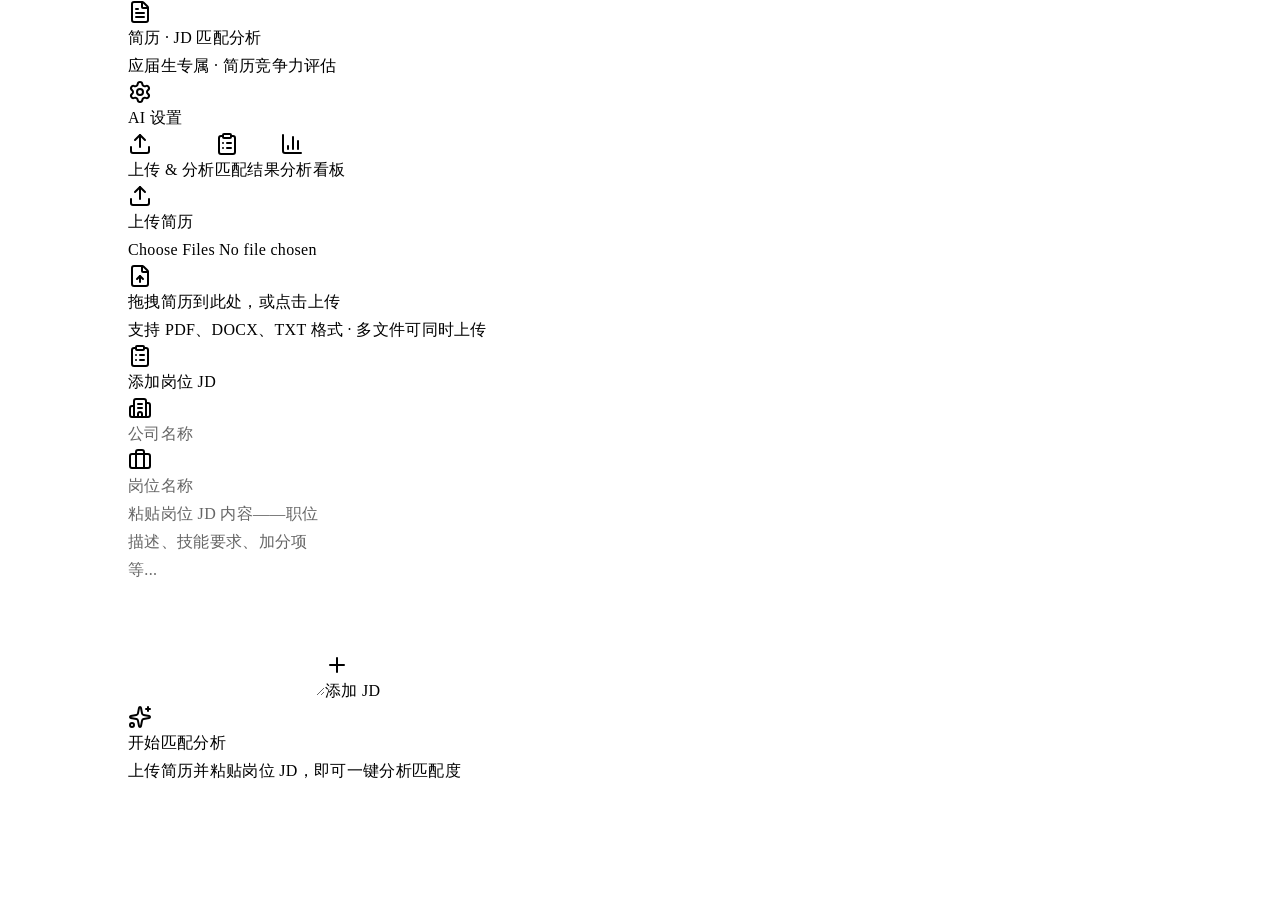
<file: matcher/index.html>
<!doctype html>
<html lang="zh-CN">
  <head>
    <meta charset="UTF-8" />
    <link rel="icon" type="image/svg+xml" href="/matcher/favicon.svg" />
    <meta name="viewport" content="width=device-width, initial-scale=1.0" />
    <title>简历 · JD 匹配分析</title>
    <link rel="preconnect" href="https://fonts.googleapis.com">
    <link href="https://fonts.googleapis.com/css2?family=Noto+Serif+SC:wght@400;600;700&display=swap" rel="stylesheet">
    <script type="module" crossorigin src="/matcher/assets/index-CPM3wjY2.js"></script>
    <link rel="stylesheet" crossorigin href="/matcher/assets/index-CsE-TTcl.css">
  </head>
  <body>
    <div id="root"></div>
  </body>
</html>
</file>
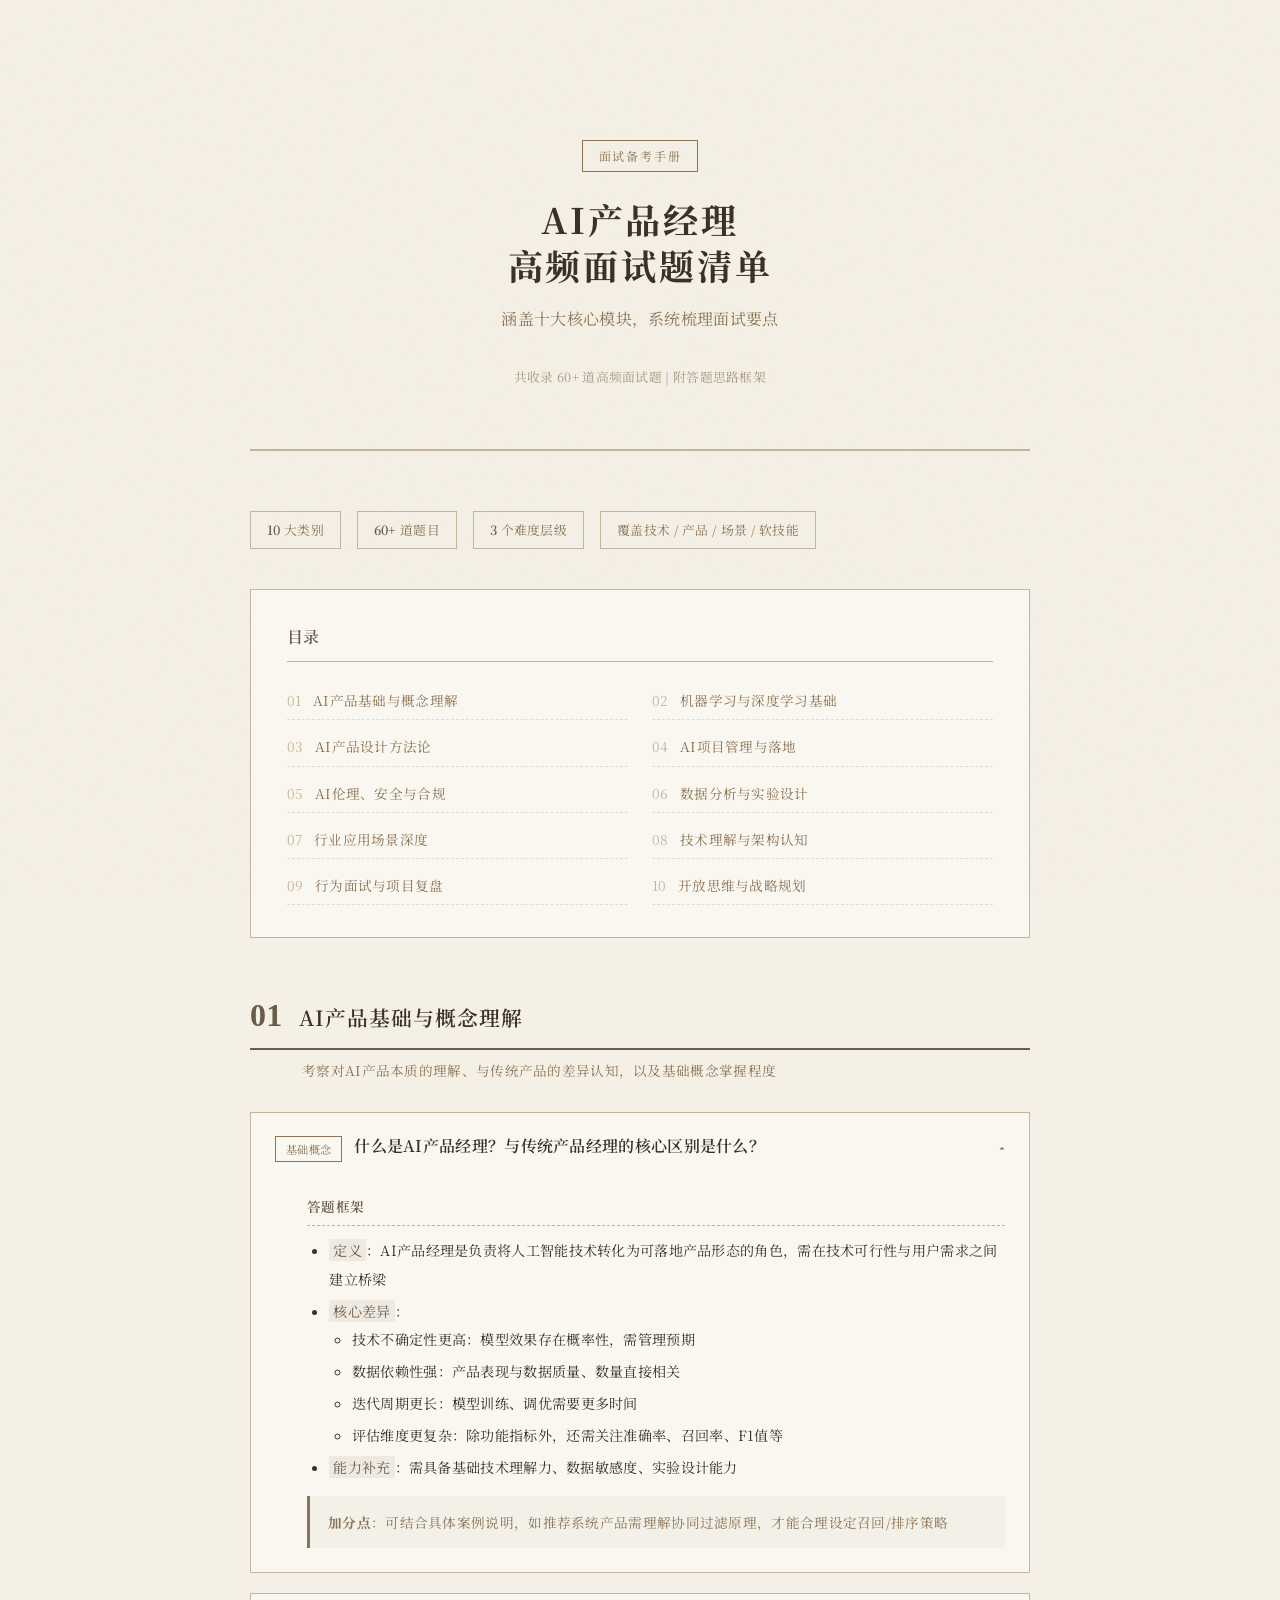
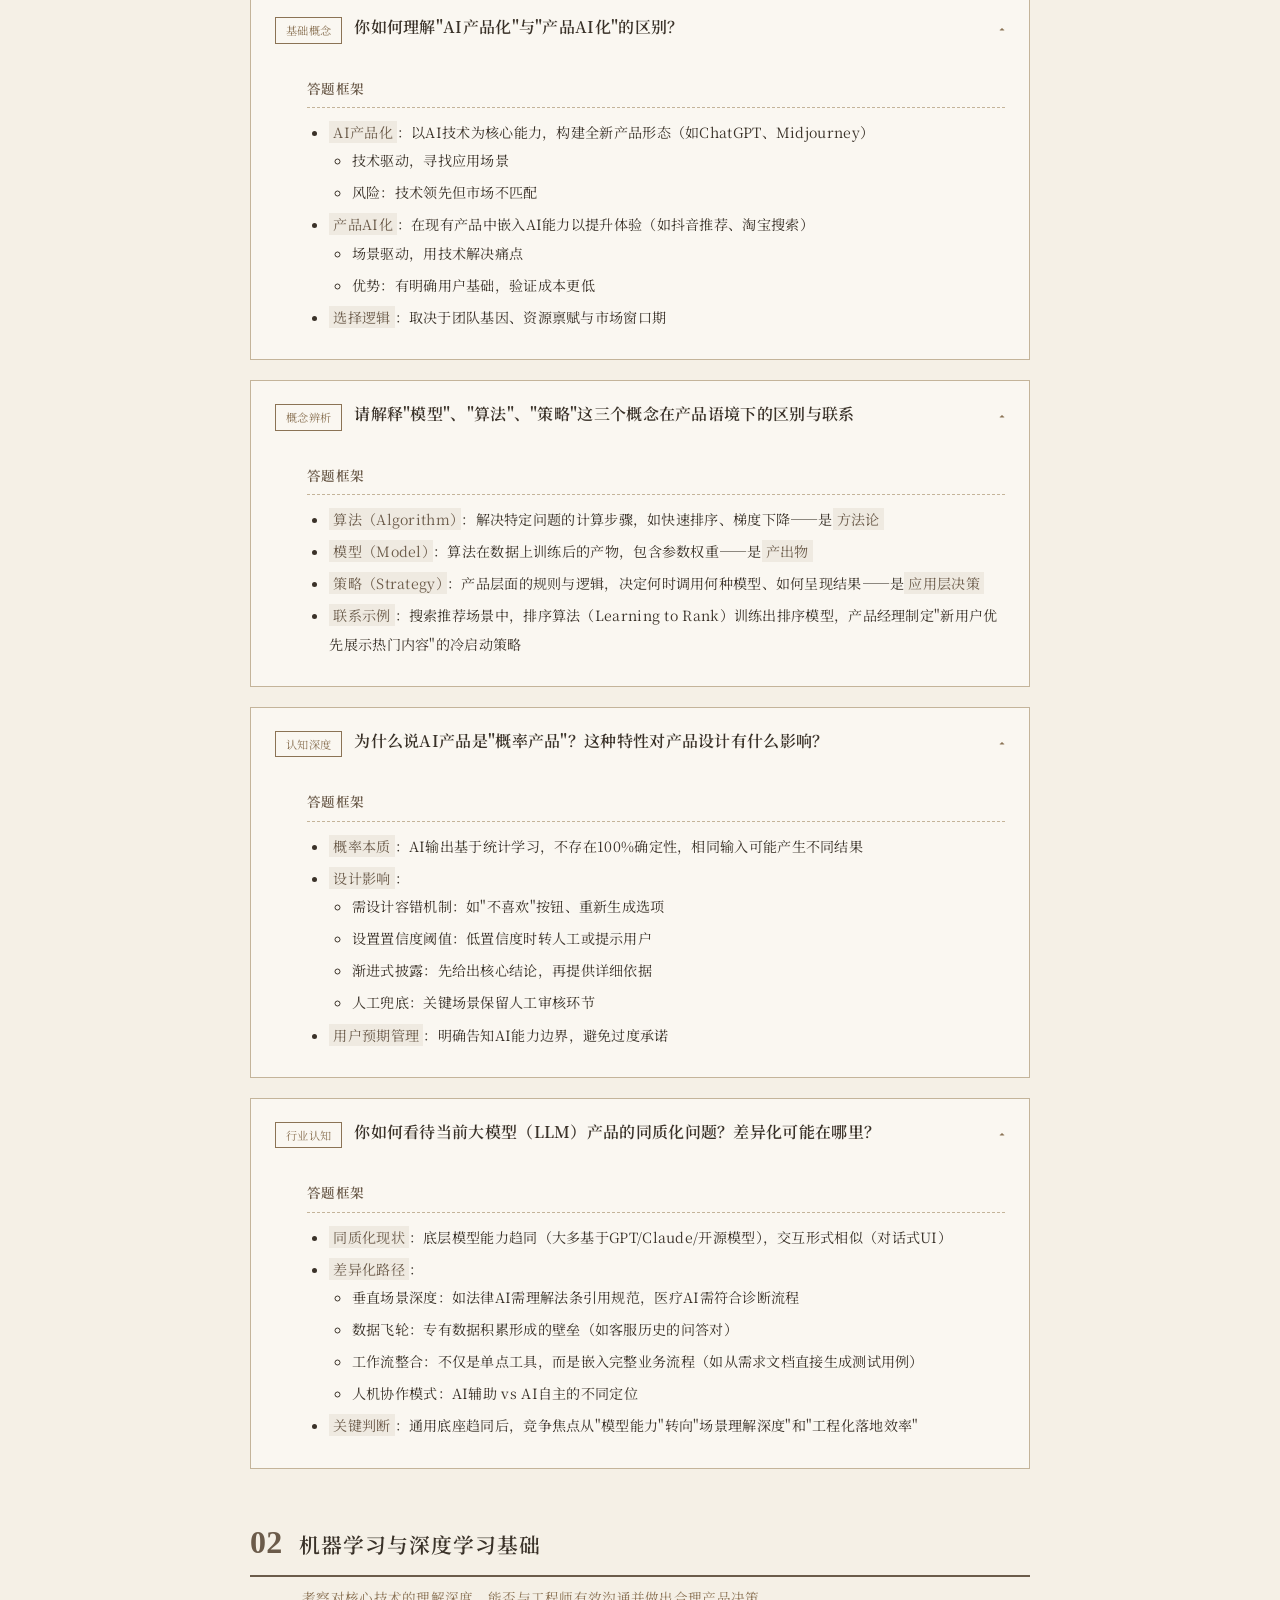
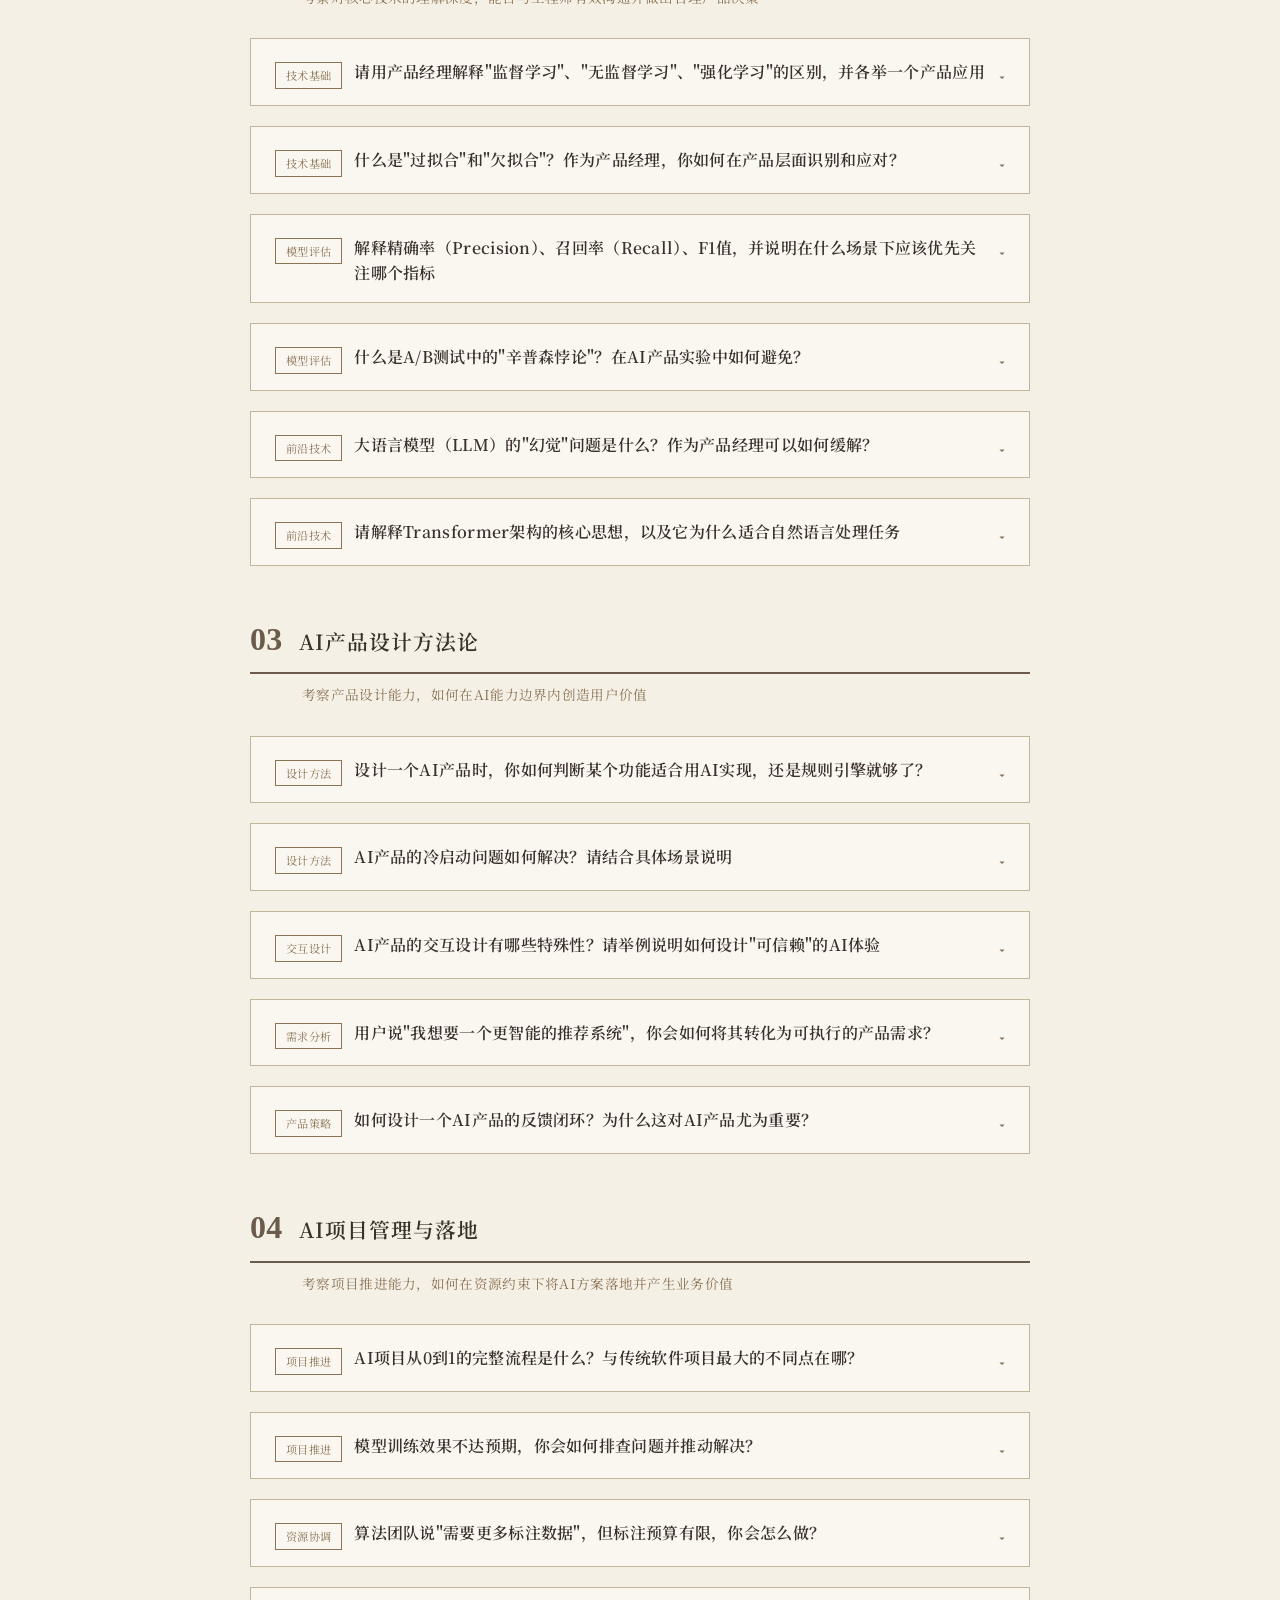
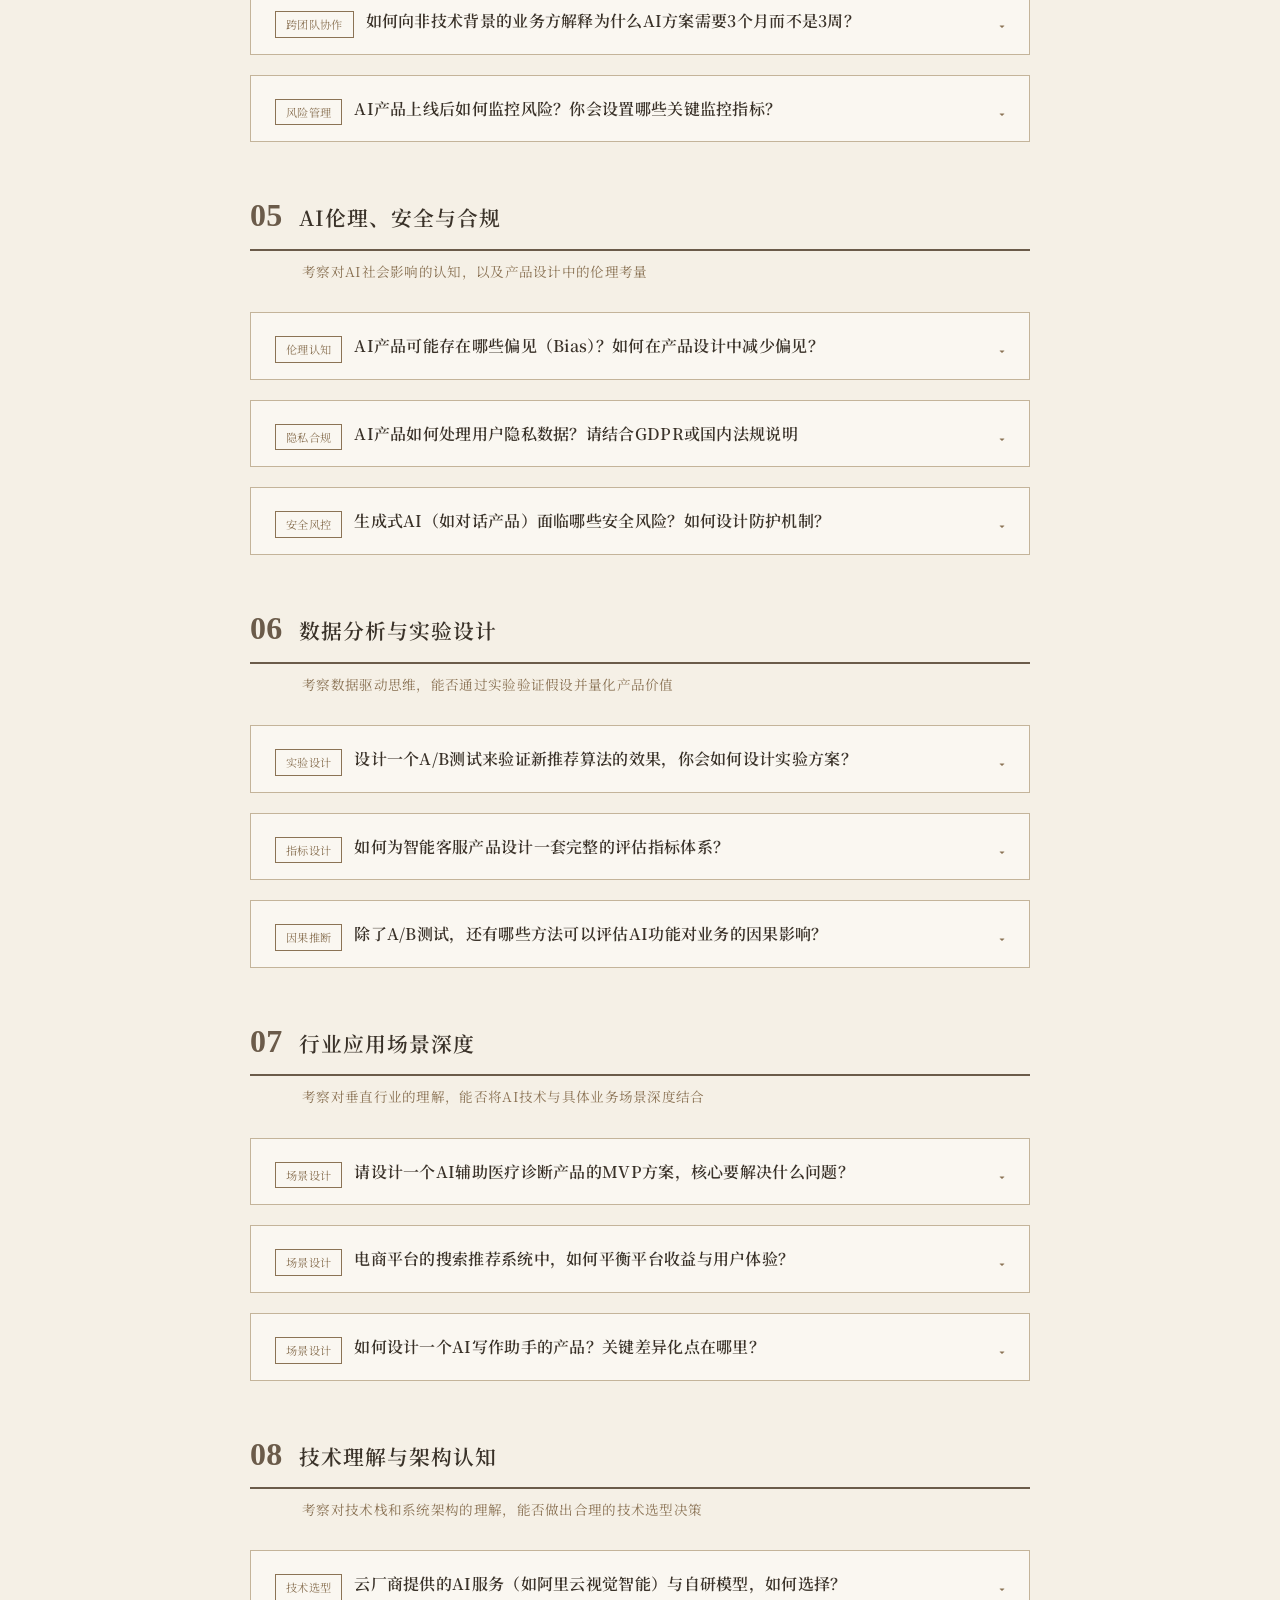
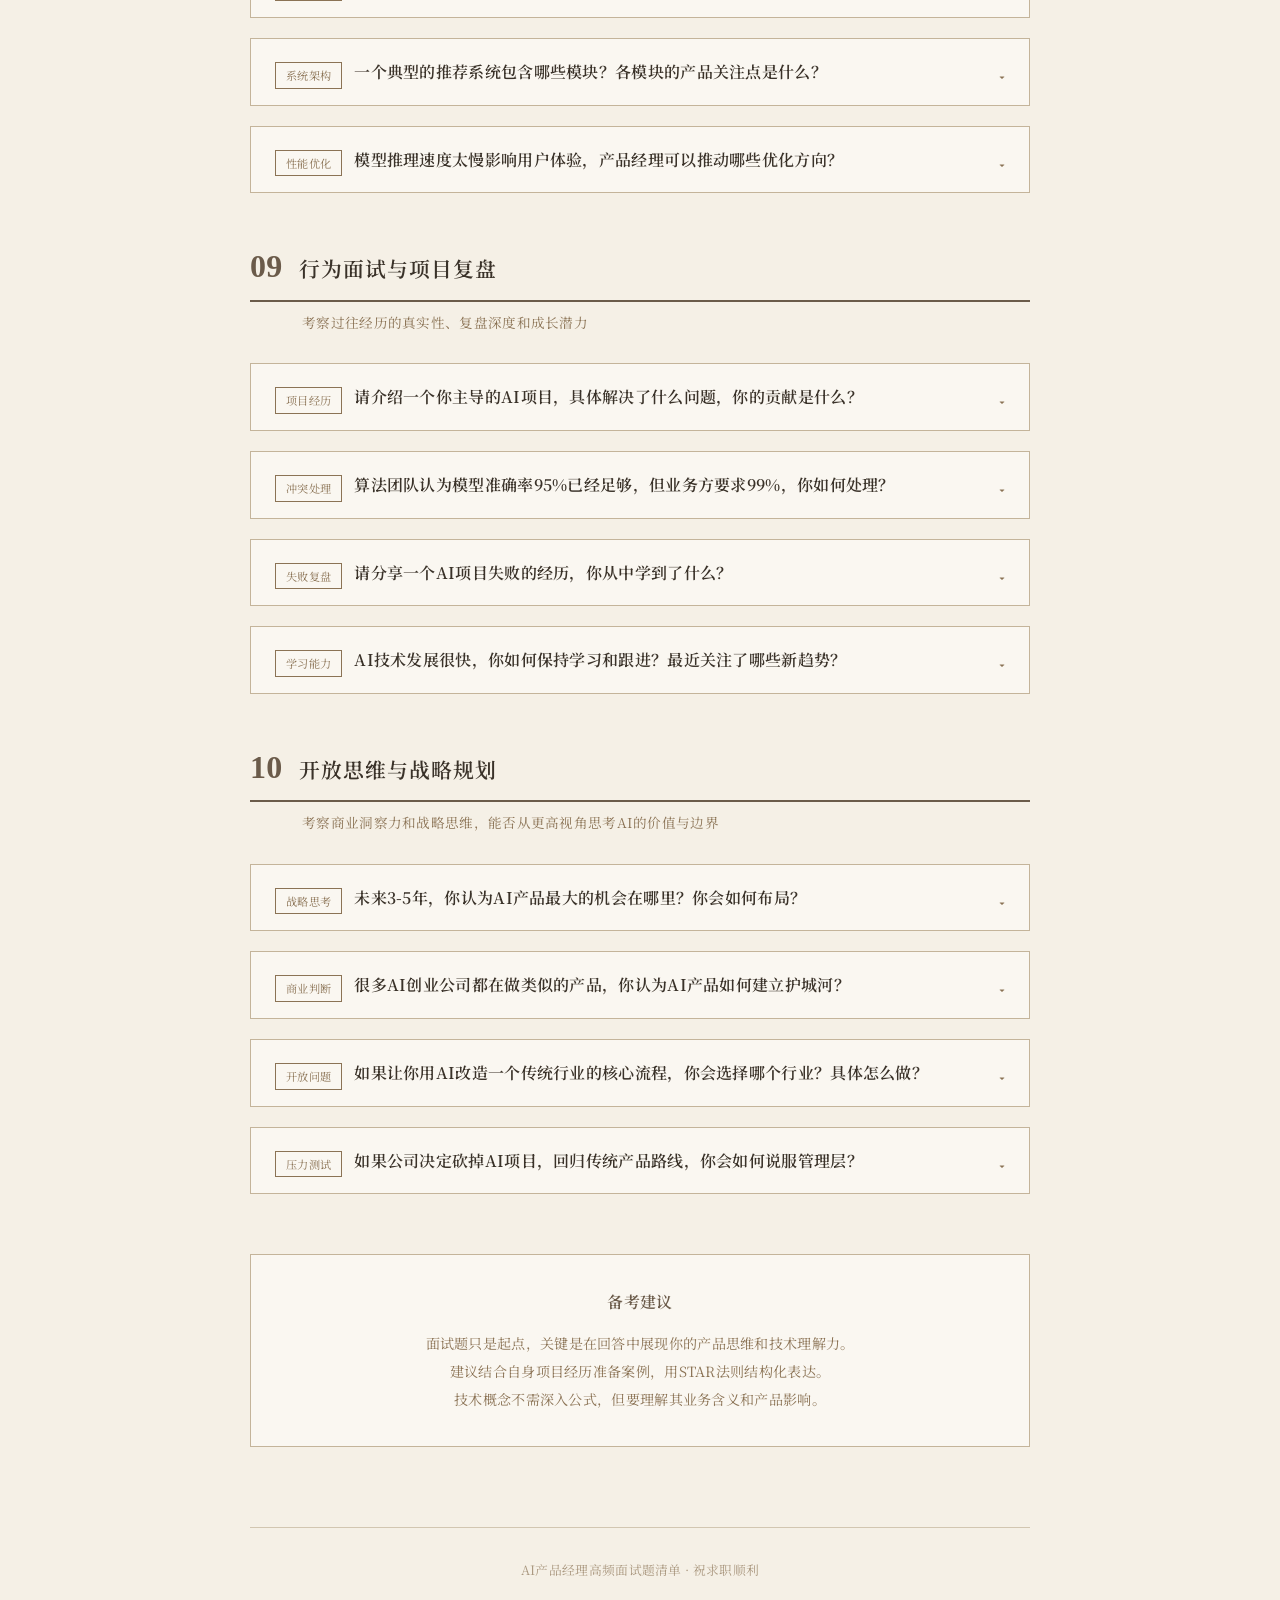
<file: ai-pm-interview.html>
<!-- Generated by Trae Work -->
<!DOCTYPE html>
<html lang="zh-CN">
<head>
<meta charset="UTF-8">
<meta name="viewport" content="width=device-width, initial-scale=1.0">
<title>AI产品经理高频面试题清单</title>
<style>
  @import url('https://fonts.font.im/css2?family=Noto+Serif+SC:wght@400;600;700&display=swap');

  :root {
    --bg: #f5f0e6;
    --bg2: #efe9db;
    --ink: #3a3229;
    --muted: #8b7355;
    --rule: #c4b49a;
    --accent: #6b5b4a;
    --accent2: #8b7355;
    --card-bg: #faf7f1;
    --tag-bg: transparent;
    --tag-border: #8b7355;
  }

  * { margin: 0; padding: 0; box-sizing: border-box; }

  body {
    font-family: 'Noto Serif SC', 'Songti SC', 'STSong', 'SimSun', serif;
    background: var(--bg);
    color: var(--ink);
    line-height: 1.85;
    font-size: 15px;
    letter-spacing: 0.02em;
  }

  /* 纸张纹理 */
  body::before {
    content: '';
    position: fixed;
    top: 0; left: 0; right: 0; bottom: 0;
    background-image: url("data:image/svg+xml,%3Csvg viewBox='0 0 200 200' xmlns='http://www.w3.org/2000/svg'%3E%3Cfilter id='noise'%3E%3CfeTurbulence type='fractalNoise' baseFrequency='0.9' numOctaves='4' stitchTiles='stitch'/%3E%3C/filter%3E%3Crect width='100%25' height='100%25' filter='url(%23noise)' opacity='0.03'/%3E%3C/svg%3E");
    pointer-events: none;
    z-index: 1;
  }

  .container {
    max-width: 860px;
    margin: 0 auto;
    padding: 60px 40px 80px;
    position: relative;
    z-index: 2;
  }

  /* 封面 */
  .cover {
    text-align: center;
    padding: 80px 0 60px;
    border-bottom: 2px solid var(--rule);
    margin-bottom: 60px;
  }

  .cover-label {
    display: inline-block;
    padding: 4px 16px;
    border: 1px solid var(--tag-border);
    color: var(--muted);
    font-size: 0.75rem;
    letter-spacing: 0.15em;
    margin-bottom: 24px;
  }

  .cover h1 {
    font-size: 2.2rem;
    font-weight: 700;
    color: var(--ink);
    letter-spacing: 0.08em;
    line-height: 1.3;
    margin-bottom: 16px;
  }

  .cover-subtitle {
    font-size: 1rem;
    color: var(--muted);
    font-weight: 400;
    margin-bottom: 32px;
  }

  .cover-meta {
    font-size: 0.8rem;
    color: var(--muted);
    opacity: 0.7;
  }

  /* 导航目录 */
  .toc {
    background: var(--card-bg);
    border: 1px solid var(--rule);
    padding: 32px 36px;
    margin-bottom: 60px;
  }

  .toc h2 {
    font-size: 1rem;
    font-weight: 600;
    color: var(--accent);
    margin-bottom: 20px;
    padding-bottom: 10px;
    border-bottom: 1px solid var(--rule);
  }

  .toc-grid {
    display: grid;
    grid-template-columns: repeat(2, 1fr);
    gap: 8px 24px;
  }

  .toc-item {
    font-size: 0.85rem;
    color: var(--muted);
    padding: 6px 0;
    border-bottom: 1px dashed rgba(196, 180, 154, 0.4);
    cursor: pointer;
    transition: color 0.2s;
  }

  .toc-item:hover { color: var(--accent); }
  .toc-item span { color: var(--rule); margin-right: 8px; }

  /* 章节 */
  .chapter {
    margin-bottom: 56px;
  }

  .chapter-header {
    display: flex;
    align-items: baseline;
    gap: 16px;
    margin-bottom: 28px;
    padding-bottom: 12px;
    border-bottom: 2px solid var(--accent);
  }

  .chapter-num {
    font-size: 2rem;
    font-weight: 700;
    color: var(--accent);
    line-height: 1;
    font-family: 'Georgia', serif;
  }

  .chapter-title {
    font-size: 1.3rem;
    font-weight: 600;
    color: var(--ink);
    letter-spacing: 0.05em;
  }

  .chapter-desc {
    font-size: 0.85rem;
    color: var(--muted);
    margin-top: -20px;
    margin-bottom: 28px;
    padding-left: 52px;
  }

  /* 问题卡片 */
  .question-block {
    background: var(--card-bg);
    border: 1px solid var(--rule);
    margin-bottom: 20px;
    transition: box-shadow 0.3s;
  }

  .question-block:hover {
    box-shadow: 0 4px 20px rgba(107, 91, 74, 0.08);
  }

  .question-header {
    padding: 20px 24px 16px;
    cursor: pointer;
    display: flex;
    align-items: flex-start;
    gap: 12px;
  }

  .question-tag {
    display: inline-block;
    padding: 2px 10px;
    border: 1px solid var(--tag-border);
    color: var(--muted);
    font-size: 0.7rem;
    white-space: nowrap;
    margin-top: 3px;
    flex-shrink: 0;
  }

  .question-text {
    font-size: 1rem;
    font-weight: 600;
    color: var(--ink);
    line-height: 1.6;
  }

  .question-body {
    padding: 0 24px 24px 56px;
    display: none;
  }

  .question-block.expanded .question-body {
    display: block;
    animation: fadeIn 0.3s ease;
  }

  .question-block.expanded .question-toggle {
    transform: rotate(180deg);
  }

  .question-toggle {
    margin-left: auto;
    color: var(--muted);
    font-size: 0.75rem;
    transition: transform 0.2s;
    flex-shrink: 0;
    margin-top: 6px;
  }

  @keyframes fadeIn {
    from { opacity: 0; transform: translateY(-4px); }
    to { opacity: 1; transform: translateY(0); }
  }

  .answer-section {
    margin-top: 16px;
  }

  .answer-section h4 {
    font-size: 0.85rem;
    font-weight: 600;
    color: var(--accent);
    margin-bottom: 10px;
    padding-bottom: 6px;
    border-bottom: 1px dashed var(--rule);
  }

  .answer-section ul {
    padding-left: 1.4rem;
    font-size: 0.88rem;
    color: var(--ink);
    line-height: 2;
  }

  .answer-section li {
    margin-bottom: 4px;
  }

  .highlight {
    background: rgba(139, 115, 85, 0.1);
    padding: 1px 4px;
    color: var(--accent);
  }

  .tip-box {
    background: rgba(139, 115, 85, 0.06);
    border-left: 3px solid var(--accent2);
    padding: 14px 18px;
    margin-top: 14px;
    font-size: 0.85rem;
    color: var(--muted);
    line-height: 1.8;
  }

  /* 统计标签 */
  .stats-bar {
    display: flex;
    gap: 16px;
    margin-bottom: 40px;
    flex-wrap: wrap;
  }

  .stat-tag {
    padding: 6px 16px;
    border: 1px solid var(--rule);
    font-size: 0.8rem;
    color: var(--muted);
  }

  .stat-tag strong {
    color: var(--accent);
    font-weight: 600;
  }

  /* 页脚 */
  .footer {
    margin-top: 80px;
    padding-top: 30px;
    border-top: 1px solid var(--rule);
    text-align: center;
    font-size: 0.8rem;
    color: var(--muted);
    opacity: 0.7;
  }

  /* 响应式 */
  @media (max-width: 768px) {
    .container { padding: 30px 20px 50px; }
    .cover { padding: 50px 0 40px; }
    .cover h1 { font-size: 1.6rem; }
    .toc-grid { grid-template-columns: 1fr; }
    .chapter-header { flex-wrap: wrap; gap: 8px; }
    .chapter-num { font-size: 1.5rem; }
    .chapter-title { font-size: 1.1rem; }
    .chapter-desc { padding-left: 0; margin-top: 4px; }
    .question-header { padding: 16px 18px 12px; }
    .question-body { padding: 0 18px 18px 18px; }
  }

  @media print {
    body { background: #fff; }
    .question-body { display: block !important; }
    .question-toggle { display: none; }
    .toc { display: none; }
  }
</style>
</head>
<body>
<div class="container">

  <!-- 封面 -->
  <div class="cover">
    <div class="cover-label">面试备考手册</div>
    <h1>AI产品经理<br>高频面试题清单</h1>
    <p class="cover-subtitle">涵盖十大核心模块，系统梳理面试要点</p>
    <p class="cover-meta">共收录 60+ 道高频面试题 | 附答题思路框架</p>
  </div>

  <!-- 统计栏 -->
  <div class="stats-bar">
    <div class="stat-tag"><strong>10</strong> 大类别</div>
    <div class="stat-tag"><strong>60+</strong> 道题目</div>
    <div class="stat-tag"><strong>3</strong> 个难度层级</div>
    <div class="stat-tag">覆盖技术 / 产品 / 场景 / 软技能</div>
  </div>

  <!-- 目录 -->
  <div class="toc">
    <h2>目录</h2>
    <div class="toc-grid">
      <div class="toc-item" onclick="scrollToSection('ch1')"><span>01</span> AI产品基础与概念理解</div>
      <div class="toc-item" onclick="scrollToSection('ch2')"><span>02</span> 机器学习与深度学习基础</div>
      <div class="toc-item" onclick="scrollToSection('ch3')"><span>03</span> AI产品设计方法论</div>
      <div class="toc-item" onclick="scrollToSection('ch4')"><span>04</span> AI项目管理与落地</div>
      <div class="toc-item" onclick="scrollToSection('ch5')"><span>05</span> AI伦理、安全与合规</div>
      <div class="toc-item" onclick="scrollToSection('ch6')"><span>06</span> 数据分析与实验设计</div>
      <div class="toc-item" onclick="scrollToSection('ch7')"><span>07</span> 行业应用场景深度</div>
      <div class="toc-item" onclick="scrollToSection('ch8')"><span>08</span> 技术理解与架构认知</div>
      <div class="toc-item" onclick="scrollToSection('ch9')"><span>09</span> 行为面试与项目复盘</div>
      <div class="toc-item" onclick="scrollToSection('ch10')"><span>10</span> 开放思维与战略规划</div>
    </div>
  </div>

  <!-- 第一章 -->
  <div class="chapter" id="ch1">
    <div class="chapter-header">
      <div class="chapter-num">01</div>
      <div class="chapter-title">AI产品基础与概念理解</div>
    </div>
    <p class="chapter-desc">考察对AI产品本质的理解、与传统产品的差异认知，以及基础概念掌握程度</p>

    <div class="question-block" onclick="toggleQuestion(this)">
      <div class="question-header">
        <span class="question-tag">基础概念</span>
        <span class="question-text">什么是AI产品经理？与传统产品经理的核心区别是什么？</span>
        <span class="question-toggle">&#9662;</span>
      </div>
      <div class="question-body">
        <div class="answer-section">
          <h4>答题框架</h4>
          <ul>
            <li><span class="highlight">定义</span>：AI产品经理是负责将人工智能技术转化为可落地产品形态的角色，需在技术可行性与用户需求之间建立桥梁</li>
            <li><span class="highlight">核心差异</span>：
              <ul>
                <li>技术不确定性更高：模型效果存在概率性，需管理预期</li>
                <li>数据依赖性强：产品表现与数据质量、数量直接相关</li>
                <li>迭代周期更长：模型训练、调优需要更多时间</li>
                <li>评估维度更复杂：除功能指标外，还需关注准确率、召回率、F1值等</li>
              </ul>
            </li>
            <li><span class="highlight">能力补充</span>：需具备基础技术理解力、数据敏感度、实验设计能力</li>
          </ul>
        </div>
        <div class="tip-box">
          <strong>加分点</strong>：可结合具体案例说明，如推荐系统产品需理解协同过滤原理，才能合理设定召回/排序策略
        </div>
      </div>
    </div>

    <div class="question-block" onclick="toggleQuestion(this)">
      <div class="question-header">
        <span class="question-tag">基础概念</span>
        <span class="question-text">你如何理解"AI产品化"与"产品AI化"的区别？</span>
        <span class="question-toggle">&#9662;</span>
      </div>
      <div class="question-body">
        <div class="answer-section">
          <h4>答题框架</h4>
          <ul>
            <li><span class="highlight">AI产品化</span>：以AI技术为核心能力，构建全新产品形态（如ChatGPT、Midjourney）
              <ul>
                <li>技术驱动，寻找应用场景</li>
                <li>风险：技术领先但市场不匹配</li>
              </ul>
            </li>
            <li><span class="highlight">产品AI化</span>：在现有产品中嵌入AI能力以提升体验（如抖音推荐、淘宝搜索）
              <ul>
                <li>场景驱动，用技术解决痛点</li>
                <li>优势：有明确用户基础，验证成本更低</li>
              </ul>
            </li>
            <li><span class="highlight">选择逻辑</span>：取决于团队基因、资源禀赋与市场窗口期</li>
          </ul>
        </div>
      </div>
    </div>

    <div class="question-block" onclick="toggleQuestion(this)">
      <div class="question-header">
        <span class="question-tag">概念辨析</span>
        <span class="question-text">请解释"模型"、"算法"、"策略"这三个概念在产品语境下的区别与联系</span>
        <span class="question-toggle">&#9662;</span>
      </div>
      <div class="question-body">
        <div class="answer-section">
          <h4>答题框架</h4>
          <ul>
            <li><span class="highlight">算法（Algorithm）</span>：解决特定问题的计算步骤，如快速排序、梯度下降——是<span class="highlight">方法论</span></li>
            <li><span class="highlight">模型（Model）</span>：算法在数据上训练后的产物，包含参数权重——是<span class="highlight">产出物</span></li>
            <li><span class="highlight">策略（Strategy）</span>：产品层面的规则与逻辑，决定何时调用何种模型、如何呈现结果——是<span class="highlight">应用层决策</span></li>
            <li><span class="highlight">联系示例</span>：搜索推荐场景中，排序算法（Learning to Rank）训练出排序模型，产品经理制定"新用户优先展示热门内容"的冷启动策略</li>
          </ul>
        </div>
      </div>
    </div>

    <div class="question-block" onclick="toggleQuestion(this)">
      <div class="question-header">
        <span class="question-tag">认知深度</span>
        <span class="question-text">为什么说AI产品是"概率产品"？这种特性对产品设计有什么影响？</span>
        <span class="question-toggle">&#9662;</span>
      </div>
      <div class="question-body">
        <div class="answer-section">
          <h4>答题框架</h4>
          <ul>
            <li><span class="highlight">概率本质</span>：AI输出基于统计学习，不存在100%确定性，相同输入可能产生不同结果</li>
            <li><span class="highlight">设计影响</span>：
              <ul>
                <li>需设计容错机制：如"不喜欢"按钮、重新生成选项</li>
                <li>设置置信度阈值：低置信度时转人工或提示用户</li>
                <li>渐进式披露：先给出核心结论，再提供详细依据</li>
                <li>人工兜底：关键场景保留人工审核环节</li>
              </ul>
            </li>
            <li><span class="highlight">用户预期管理</span>：明确告知AI能力边界，避免过度承诺</li>
          </ul>
        </div>
      </div>
    </div>

    <div class="question-block" onclick="toggleQuestion(this)">
      <div class="question-header">
        <span class="question-tag">行业认知</span>
        <span class="question-text">你如何看待当前大模型（LLM）产品的同质化问题？差异化可能在哪里？</span>
        <span class="question-toggle">&#9662;</span>
      </div>
      <div class="question-body">
        <div class="answer-section">
          <h4>答题框架</h4>
          <ul>
            <li><span class="highlight">同质化现状</span>：底层模型能力趋同（大多基于GPT/Claude/开源模型），交互形式相似（对话式UI）</li>
            <li><span class="highlight">差异化路径</span>：
              <ul>
                <li>垂直场景深度：如法律AI需理解法条引用规范，医疗AI需符合诊断流程</li>
                <li>数据飞轮：专有数据积累形成的壁垒（如客服历史的问答对）</li>
                <li>工作流整合：不仅是单点工具，而是嵌入完整业务流程（如从需求文档直接生成测试用例）</li>
                <li>人机协作模式：AI辅助 vs AI自主的不同定位</li>
              </ul>
            </li>
            <li><span class="highlight">关键判断</span>：通用底座趋同后，竞争焦点从"模型能力"转向"场景理解深度"和"工程化落地效率"</li>
          </ul>
        </div>
      </div>
    </div>
  </div>

  <!-- 第二章 -->
  <div class="chapter" id="ch2">
    <div class="chapter-header">
      <div class="chapter-num">02</div>
      <div class="chapter-title">机器学习与深度学习基础</div>
    </div>
    <p class="chapter-desc">考察对核心技术的理解深度，能否与工程师有效沟通并做出合理产品决策</p>

    <div class="question-block" onclick="toggleQuestion(this)">
      <div class="question-header">
        <span class="question-tag">技术基础</span>
        <span class="question-text">请用产品经理解释"监督学习"、"无监督学习"、"强化学习"的区别，并各举一个产品应用</span>
        <span class="question-toggle">&#9662;</span>
      </div>
      <div class="question-body">
        <div class="answer-section">
          <h4>答题框架</h4>
          <ul>
            <li><span class="highlight">监督学习</span>：有标注数据训练，学习输入到输出的映射
              <ul>
                <li>产品应用：垃圾邮件识别（输入邮件内容，输出是否为垃圾邮件）</li>
                <li>产品关注点：标注数据获取成本、标注质量一致性</li>
              </ul>
            </li>
            <li><span class="highlight">无监督学习</span>：无标注数据，自主发现数据结构
              <ul>
                <li>产品应用：用户分群（聚类分析，发现自然存在的用户群体）</li>
                <li>产品关注点：聚类结果的业务可解释性、动态调整机制</li>
              </ul>
            </li>
            <li><span class="highlight">强化学习</span>：通过与环境交互获得奖励信号来学习策略
              <ul>
                <li>产品应用：游戏AI（AlphaGo）、推荐系统排序优化（用户点击作为奖励）</li>
                <li>产品关注点：奖励函数设计、探索与利用的平衡、长期收益建模</li>
              </ul>
            </li>
          </ul>
        </div>
        <div class="tip-box">
          <strong>注意</strong>：不需要推导公式，但要理解每种范式的适用场景和产品层面需要解决的问题
        </div>
      </div>
    </div>

    <div class="question-block" onclick="toggleQuestion(this)">
      <div class="question-header">
        <span class="question-tag">技术基础</span>
        <span class="question-text">什么是"过拟合"和"欠拟合"？作为产品经理，你如何在产品层面识别和应对？</span>
        <span class="question-toggle">&#9662;</span>
      </div>
      <div class="question-body">
        <div class="answer-section">
          <h4>答题框架</h4>
          <ul>
            <li><span class="highlight">过拟合</span>：模型在训练数据上表现好，但泛化能力差（记住了而非学会了）
              <ul>
                <li>产品表现：用户反馈"这个推荐我怎么感觉见过"、模型在A/B测试中线上表现远低于离线</li>
                <li>应对：增加数据多样性、简化模型、正则化、 dropout</li>
              </ul>
            </li>
            <li><span class="highlight">欠拟合</span>：模型未能捕捉数据规律，训练集和测试集表现都差
              <ul>
                <li>产品表现：推荐结果明显不相关、分类准确率长期低于基线</li>
                <li>应对：增加特征维度、使用更复杂模型、减少正则化</li>
              </ul>
            </li>
            <li><span class="highlight">产品经理的识别方式</span>：关注训练指标与线上指标的差距、用户满意度调研、长期留存数据</li>
          </ul>
        </div>
      </div>
    </div>

    <div class="question-block" onclick="toggleQuestion(this)">
      <div class="question-header">
        <span class="question-tag">模型评估</span>
        <span class="question-text">解释精确率（Precision）、召回率（Recall）、F1值，并说明在什么场景下应该优先关注哪个指标</span>
        <span class="question-toggle">&#9662;</span>
      </div>
      <div class="question-body">
        <div class="answer-section">
          <h4>答题框架</h4>
          <ul>
            <li><span class="highlight">精确率</span>：预测为正例中真正为正例的比例 = TP / (TP + FP)
              <ul>
                <li>关注"准不准"：宁可漏掉也不误报</li>
                <li>适用场景：医疗诊断（不能没病说有病）、垃圾邮件过滤（不能把重要邮件判为垃圾）</li>
              </ul>
            </li>
            <li><span class="highlight">召回率</span>：真正为正例中被正确预测的比例 = TP / (TP + FN)
              <ul>
                <li>关注"全不全"：宁可误报也不漏掉</li>
                <li>适用场景：风控反欺诈（不能放过可疑交易）、安全检测</li>
              </ul>
            </li>
            <li><span class="highlight">F1值</span>：精确率和召回率的调和平均，平衡两者</li>
            <li><span class="highlight">产品决策</span>：需结合业务成本和用户影响综合判断，有时需在不同阈值间做权衡</li>
          </ul>
        </div>
      </div>
    </div>

    <div class="question-block" onclick="toggleQuestion(this)">
      <div class="question-header">
        <span class="question-tag">模型评估</span>
        <span class="question-text">什么是A/B测试中的"辛普森悖论"？在AI产品实验中如何避免？</span>
        <span class="question-toggle">&#9662;</span>
      </div>
      <div class="question-body">
        <div class="answer-section">
          <h4>答题框架</h4>
          <ul>
            <li><span class="highlight">辛普森悖论</span>：分组比较中某组表现更好，但合并后整体反而更差（或相反）</li>
            <li><span class="highlight">AI产品场景</span>：推荐模型在移动端提升CTR但PC端下降，整体可能下降；新模型对新用户有效但对老用户有害</li>
            <li><span class="highlight">避免方法</span>：
              <ul>
                <li>分层实验：按用户属性（新老、渠道、设备）分别分析</li>
                <li>确保实验组对照组在关键维度上分布一致（分层抽样）</li>
                <li>关注细分指标而非仅看总体指标</li>
                <li>长期追踪：短期正收益可能被长期负向抵消</li>
              </ul>
            </li>
          </ul>
        </div>
      </div>
    </div>

    <div class="question-block" onclick="toggleQuestion(this)">
      <div class="question-header">
        <span class="question-tag">前沿技术</span>
        <span class="question-text">大语言模型（LLM）的"幻觉"问题是什么？作为产品经理可以如何缓解？</span>
        <span class="question-toggle">&#9662;</span>
      </div>
      <div class="question-body">
        <div class="answer-section">
          <h4>答题框架</h4>
          <ul>
            <li><span class="highlight">幻觉定义</span>：模型生成看似合理但实际错误或虚构的内容，是生成式AI的固有缺陷</li>
            <li><span class="highlight">产品层缓解策略</span>：
              <ul>
                <li>RAG（检索增强生成）：让模型先查资料再回答，基于事实生成</li>
                <li>事实核查层：对关键陈述进行外部验证（如引用来源、交叉比对）</li>
                <li>置信度提示：对不确定的内容标注"可能不准确"或降低语气肯定程度</li>
                <li>人工审核回路：高风险场景保留人工确认环节</li>
                <li>用户反馈闭环：提供"内容有误"反馈入口，持续优化</li>
              </ul>
            </li>
            <li><span class="highlight">权衡</span>：过度抑制幻觉可能降低创造性和回答丰富度，需按场景调整</li>
          </ul>
        </div>
      </div>
    </div>

    <div class="question-block" onclick="toggleQuestion(this)">
      <div class="question-header">
        <span class="question-tag">前沿技术</span>
        <span class="question-text">请解释Transformer架构的核心思想，以及它为什么适合自然语言处理任务</span>
        <span class="question-toggle">&#9662;</span>
      </div>
      <div class="question-body">
        <div class="answer-section">
          <h4>答题框架（产品视角）</h4>
          <ul>
            <li><span class="highlight">核心创新</span>：Self-Attention（自注意力）机制——让模型在处理一个词时同时关注句子中所有其他词，自动学习词与词之间的关联权重</li>
            <li><span class="highlight">相比RNN的优势</span>：
              <ul>
                <li>并行计算：可同时对整句处理，训练速度大幅提升</li>
                <li>长距离依赖：直接关联任意两个位置，不受距离衰减影响</li>
                <li>可解释性：注意力权重可可视化，帮助理解模型"关注"了什么</li>
              </ul>
            </li>
            <li><span class="highlight">产品意义</span>：使大规模预训练成为可能，催生了GPT/BERT等模型，让通用语义理解产品化</li>
          </ul>
        </div>
        <div class="tip-box">
          <strong>注意</strong>：不需要讲解多头注意力的数学细节，但要理解其核心直觉（"每个词都能看全句"）和产品价值
        </div>
      </div>
    </div>
  </div>

  <!-- 第三章 -->
  <div class="chapter" id="ch3">
    <div class="chapter-header">
      <div class="chapter-num">03</div>
      <div class="chapter-title">AI产品设计方法论</div>
    </div>
    <p class="chapter-desc">考察产品设计能力，如何在AI能力边界内创造用户价值</p>

    <div class="question-block" onclick="toggleQuestion(this)">
      <div class="question-header">
        <span class="question-tag">设计方法</span>
        <span class="question-text">设计一个AI产品时，你如何判断某个功能适合用AI实现，还是规则引擎就够了？</span>
        <span class="question-toggle">&#9662;</span>
      </div>
      <div class="question-body">
        <div class="answer-section">
          <h4>答题框架</h4>
          <ul>
            <li><span class="highlight">决策维度</span>：
              <ul>
                <li>问题复杂度：规则能否穷尽所有情况？（如验证码识别用规则几乎不可能）</li>
                <li>数据规模：是否有足够数据训练模型？数据获取成本如何？</li>
                <li>容错成本：AI出错的后果是否可接受？（医疗诊断 vs 文章推荐）</li>
                <li>迭代频率：规则是否需要频繁调整？（如电商促销规则变化快）</li>
                <li>可解释性要求：业务方/用户是否要求明确决策依据？</li>
              </ul>
            </li>
            <li><span class="highlight">混合策略</span>：简单场景用规则兜底，复杂场景用AI补充，如先用规则过滤明显垃圾内容，再用模型识别边界案例</li>
            <li><span class="highlight">演进路径</span>：早期用规则快速上线，积累数据后逐步引入AI能力</li>
          </ul>
        </div>
      </div>
    </div>

    <div class="question-block" onclick="toggleQuestion(this)">
      <div class="question-header">
        <span class="question-tag">设计方法</span>
        <span class="question-text">AI产品的冷启动问题如何解决？请结合具体场景说明</span>
        <span class="question-toggle">&#9662;</span>
      </div>
      <div class="question-body">
        <div class="answer-section">
          <h4>答题框架</h4>
          <ul>
            <li><span class="highlight">冷启动类型</span>：新用户冷启动、新内容冷启动、新模型冷启动</li>
            <li><span class="highlight">解决策略</span>：
              <ul>
                <li>热门兜底：新用户先展示全站热门内容，积累行为数据后再个性化</li>
                <li>显式收集：注册时引导选择兴趣标签（如音乐App选风格）</li>
                <li>迁移学习：利用其他场景的数据预训练模型（如用公开数据集初始化）</li>
                <li>规则引导：初期用运营规则+轻量模型，逐步过渡</li>
                <li>社交关系：利用社交图谱推断偏好（如好友喜欢的内容）</li>
              </ul>
            </li>
            <li><span class="highlight">产品细节</span>：需设计"学习期"的用户体验，让用户感知到"越用越懂你"，避免因初期体验差而流失</li>
          </ul>
        </div>
      </div>
    </div>

    <div class="question-block" onclick="toggleQuestion(this)">
      <div class="question-header">
        <span class="question-tag">交互设计</span>
        <span class="question-text">AI产品的交互设计有哪些特殊性？请举例说明如何设计"可信赖"的AI体验</span>
        <span class="question-toggle">&#9662;</span>
      </div>
      <div class="question-body">
        <div class="answer-section">
          <h4>答题框架</h4>
          <ul>
            <li><span class="highlight">AI交互特殊性</span>：
              <ul>
                <li>非确定性：相同操作可能产生不同结果</li>
                <li>黑盒性：用户不理解为什么得到这个结果</li>
                <li>主动性：AI可能主动推送内容或建议</li>
                <li>学习性：系统会随使用而变化</li>
              </ul>
            </li>
            <li><span class="highlight">建立信赖的设计原则</span>：
              <ul>
                <li>透明度：说明AI参与程度（"AI生成，仅供参考"）、展示推理依据</li>
                <li>可控性：让用户能调整、拒绝、反馈AI的输出</li>
                <li>一致性：相似输入应产生可预期的相似输出</li>
                <li>渐进引入：先以辅助角色出现，逐步增加自主性</li>
                <li>错误恢复：AI犯错时提供补救路径（如撤销、人工接管）</li>
              </ul>
            </li>
            <li><span class="highlight">案例</span>：Grammarly用下划线标出修改建议并解释原因，用户可选择接受/忽略/了解更多</li>
          </ul>
        </div>
      </div>
    </div>

    <div class="question-block" onclick="toggleQuestion(this)">
      <div class="question-header">
        <span class="question-tag">需求分析</span>
        <span class="question-text">用户说"我想要一个更智能的推荐系统"，你会如何将其转化为可执行的产品需求？</span>
        <span class="question-toggle">&#9662;</span>
      </div>
      <div class="question-body">
        <div class="answer-section">
          <h4>答题框架</h4>
          <ul>
            <li><span class="highlight">需求澄清</span>："智能"具体指什么？是多样性、精准度、时效性、可解释性？</li>
            <li><span class="highlight">问题诊断</span>：当前推荐系统的问题是什么？通过数据定位（ CTR低？用户反馈重复？）</li>
            <li><span class="highlight">目标量化</span>：将"更智能"转化为可度量指标
              <ul>
                <li>用户侧：CTR提升X%、多样性评分（ intra-list similarity）降低Y%</li>
                <li>业务侧：转化率提升、停留时长增加</li>
              </ul>
            </li>
            <li><span class="highlight">方案拆解</span>：是模型问题（需改进算法）、数据问题（需补充特征）、策略问题（需调整排序规则）还是展示问题（需优化UI）？</li>
            <li><span class="highlight">优先级排序</span>：按投入产出比排序，先解决数据/策略层面的低 hanging fruit</li>
          </ul>
        </div>
      </div>
    </div>

    <div class="question-block" onclick="toggleQuestion(this)">
      <div class="question-header">
        <span class="question-tag">产品策略</span>
        <span class="question-text">如何设计一个AI产品的反馈闭环？为什么这对AI产品尤为重要？</span>
        <span class="question-toggle">&#9662;</span>
      </div>
      <div class="question-body">
        <div class="answer-section">
          <h4>答题框架</h4>
          <ul>
            <li><span class="highlight">为什么重要</span>：AI产品依赖数据驱动优化，没有反馈闭环等于盲人摸象；模型上线后需要持续学习用户真实偏好</li>
            <li><span class="highlight">反馈类型</span>：
              <ul>
                <li>隐式反馈：点击、停留、滑动、转化（用户无感知）</li>
                <li>显式反馈：点赞、点踩、收藏、"不感兴趣"、填写原因</li>
                <li>业务反馈：留存、付费、客诉、退款</li>
              </ul>
            </li>
            <li><span class="highlight">闭环设计</span>：
              <ul>
                <li>收集：在产品交互中自然植入反馈点（避免弹窗打扰）</li>
                <li>处理：建立数据Pipeline，清洗、去噪、标注</li>
                <li>训练：定期用新数据微调模型或重训练</li>
                <li>验证：A/B测试验证新模型效果</li>
                <li>部署：灰度发布，监控异常后全量</li>
              </ul>
            </li>
            <li><span class="highlight">关键考量</span>：反馈延迟（实时vs批量）、数据偏差（活跃用户反馈不代表沉默用户）、隐私合规</li>
          </ul>
        </div>
      </div>
    </div>
  </div>

  <!-- 第四章 -->
  <div class="chapter" id="ch4">
    <div class="chapter-header">
      <div class="chapter-num">04</div>
      <div class="chapter-title">AI项目管理与落地</div>
    </div>
    <p class="chapter-desc">考察项目推进能力，如何在资源约束下将AI方案落地并产生业务价值</p>

    <div class="question-block" onclick="toggleQuestion(this)">
      <div class="question-header">
        <span class="question-tag">项目推进</span>
        <span class="question-text">AI项目从0到1的完整流程是什么？与传统软件项目最大的不同点在哪？</span>
        <span class="question-toggle">&#9662;</span>
      </div>
      <div class="question-body">
        <div class="answer-section">
          <h4>答题框架</h4>
          <ul>
            <li><span class="highlight">AI项目流程</span>：
              <ul>
                <li>问题定义 → 数据收集与评估 → 特征工程 → 模型选型与训练 → 模型评估 → 工程化部署 → 线上监控与迭代</li>
              </ul>
            </li>
            <li><span class="highlight">与传统软件的核心差异</span>：
              <ul>
                <li>不确定性：无法预先承诺模型效果，需预留调优时间</li>
                <li>数据依赖：数据质量决定天花板，可能需要先花大量时间清洗数据</li>
                <li>评估方式：离线指标（AUC/F1）≠ 线上指标（CTR/留存），需要双重验证</li>
                <li>迭代模式：模型迭代周期以周/月计，而非传统项目的以天计</li>
              </ul>
            </li>
            <li><span class="highlight">产品经理关键动作</span>：明确成功标准、管理预期、建立数据 Pipeline、设计实验方案</li>
          </ul>
        </div>
      </div>
    </div>

    <div class="question-block" onclick="toggleQuestion(this)">
      <div class="question-header">
        <span class="question-tag">项目推进</span>
        <span class="question-text">模型训练效果不达预期，你会如何排查问题并推动解决？</span>
        <span class="question-toggle">&#9662;</span>
      </div>
      <div class="question-body">
        <div class="answer-section">
          <h4>答题框架</h4>
          <ul>
            <li><span class="highlight">问题定位</span>：
              <ul>
                <li>数据层：数据量不足？标注质量差？分布与线上不一致？</li>
                <li>特征层：特征是否覆盖关键信息？是否存在数据泄露？</li>
                <li>模型层：模型复杂度是否匹配问题？超参数是否合理？</li>
                <li>评估层：评估指标是否与业务目标对齐？测试集是否有代表性？</li>
              </ul>
            </li>
            <li><span class="highlight">排查方法</span>：
              <ul>
                <li>错误案例分析：查看预测错误的样本，寻找规律</li>
                <li>对比实验：与基线模型对比，确认是否有提升空间</li>
                <li>数据探查：查看特征分布、异常值、缺失值</li>
              </ul>
            </li>
            <li><span class="highlight">产品策略</span>：若技术短期内无法突破，考虑是否可用规则兜底、缩小场景范围、或调整产品定位</li>
          </ul>
        </div>
      </div>
    </div>

    <div class="question-block" onclick="toggleQuestion(this)">
      <div class="question-header">
        <span class="question-tag">资源协调</span>
        <span class="question-text">算法团队说"需要更多标注数据"，但标注预算有限，你会怎么做？</span>
        <span class="question-toggle">&#9662;</span>
      </div>
      <div class="question-body">
        <div class="answer-section">
          <h4>答题框架</h4>
          <ul>
            <li><span class="highlight">问题分析</span>：是真的需要更多数据，还是现有数据未被充分利用？</li>
            <li><span class="highlight">低成本方案</span>：
              <ul>
                <li>数据增强：对现有数据进行变换扩充（如文本同义替换、图像裁剪旋转）</li>
                <li>主动学习：让模型选择"最值得标注"的样本，减少无效标注</li>
                <li>弱监督：用规则/启发式方法自动标注，只人工审核边界案例</li>
                <li>迁移学习：使用预训练模型+少量微调，减少对大规模标注数据的依赖</li>
                <li>众包/用户反馈：设计产品机制让用户无意中提供标注（如验证码、兴趣选择）</li>
              </ul>
            </li>
            <li><span class="highlight">优先级谈判</span>：与算法团队确认最少需要多少数据才能达到可用水平，分阶段投入</li>
          </ul>
        </div>
      </div>
    </div>

    <div class="question-block" onclick="toggleQuestion(this)">
      <div class="question-header">
        <span class="question-tag">跨团队协作</span>
        <span class="question-text">如何向非技术背景的业务方解释为什么AI方案需要3个月而不是3周？</span>
        <span class="question-toggle">&#9662;</span>
      </div>
      <div class="question-body">
        <div class="answer-section">
          <h4>答题框架</h4>
          <ul>
            <li><span class="highlight">理解对方诉求</span>：业务方关注的是时间节点和商业价值，而非技术细节</li>
            <li><span class="highlight">结构化解释</span>：
              <ul>
                <li>数据准备（2-3周）：收集、清洗、标注——"就像做饭前需要买菜备料"</li>
                <li>模型开发（4-6周）：训练、调优、验证——"需要反复试验才能找到最佳配方"</li>
                <li>工程集成（2-3周）：部署、监控、灰度——"新系统需要小心接入现有流程"</li>
                <li>缓冲时间（1-2周）：应对不确定性——"预留调试空间，避免上线后出问题"</li>
              </ul>
            </li>
            <li><span class="highlight">替代方案</span>：提供MVP选项（如先用规则方案1周上线，再逐步替换为AI方案），让业务方有选择</li>
            <li><span class="highlight">透明沟通</span>：建立周报机制，让业务方看到每周进展，降低焦虑感</li>
          </ul>
        </div>
      </div>
    </div>

    <div class="question-block" onclick="toggleQuestion(this)">
      <div class="question-header">
        <span class="question-tag">风险管理</span>
        <span class="question-text">AI产品上线后如何监控风险？你会设置哪些关键监控指标？</span>
        <span class="question-toggle">&#9662;</span>
      </div>
      <div class="question-body">
        <div class="answer-section">
          <h4>答题框架</h4>
          <ul>
            <li><span class="highlight">技术层指标</span>：
              <ul>
                <li>模型性能：准确率、延迟、吞吐量、资源消耗（GPU/内存）</li>
                <li>数据漂移：输入数据分布是否发生显著变化（concept drift / data drift）</li>
                <li>异常检测：输出结果中异常值的比例是否突增</li>
              </ul>
            </li>
            <li><span class="highlight">业务层指标</span>：
              <ul>
                <li>核心指标：转化率、留存、GMV等是否异常</li>
                <li>用户反馈：客诉量、举报量、NPS变化</li>
                <li>A/B测试：实验组 vs 对照组的关键指标差异</li>
              </ul>
            </li>
            <li><span class="highlight">响应机制</span>：设置自动告警阈值，触发后自动降级（切回规则/人工）或回滚模型版本</li>
          </ul>
        </div>
      </div>
    </div>
  </div>

  <!-- 第五章 -->
  <div class="chapter" id="ch5">
    <div class="chapter-header">
      <div class="chapter-num">05</div>
      <div class="chapter-title">AI伦理、安全与合规</div>
    </div>
    <p class="chapter-desc">考察对AI社会影响的认知，以及产品设计中的伦理考量</p>

    <div class="question-block" onclick="toggleQuestion(this)">
      <div class="question-header">
        <span class="question-tag">伦理认知</span>
        <span class="question-text">AI产品可能存在哪些偏见（Bias）？如何在产品设计中减少偏见？</span>
        <span class="question-toggle">&#9662;</span>
      </div>
      <div class="question-body">
        <div class="answer-section">
          <h4>答题框架</h4>
          <ul>
            <li><span class="highlight">偏见来源</span>：
              <ul>
                <li>数据偏见：训练数据本身包含历史偏见（如招聘数据偏向男性）</li>
                <li>标注偏见：标注者的主观判断带入标签</li>
                <li>算法偏见：模型结构或优化目标导致对某些群体不利</li>
              </ul>
            </li>
            <li><span class="highlight">减少策略</span>：
              <ul>
                <li>数据层面：检查各群体数据比例，补充欠代表群体的样本</li>
                <li>模型层面：使用公平性约束（fairness constraints）训练，定期审计模型在不同子群体上的表现</li>
                <li>产品层面：关键决策保留人工审核；对敏感场景（招聘/信贷）增加透明度说明</li>
                <li>组织层面：组建多元化团队，引入外部伦理审查</li>
              </ul>
            </li>
          </ul>
        </div>
      </div>
    </div>

    <div class="question-block" onclick="toggleQuestion(this)">
      <div class="question-header">
        <span class="question-tag">隐私合规</span>
        <span class="question-text">AI产品如何处理用户隐私数据？请结合GDPR或国内法规说明</span>
        <span class="question-toggle">&#9662;</span>
      </div>
      <div class="question-body">
        <div class="answer-section">
          <h4>答题框架</h4>
          <ul>
            <li><span class="highlight">核心原则</span>：数据最小化、目的限制、用户知情同意、数据安全</li>
            <li><span class="highlight">具体措施</span>：
              <ul>
                <li>收集前：明确告知数据用途，获取用户授权（不可默认勾选）</li>
                <li>存储中：敏感数据脱敏/加密，匿名化处理，限制访问权限</li>
                <li>使用中：训练数据去标识化，联邦学习（数据不出本地）</li>
                <li>删除权：支持用户删除请求，模型需支持"遗忘"（machine unlearning，技术上较难）</li>
              </ul>
            </li>
            <li><span class="highlight">合规框架</span>：国内参考《个人信息保护法》《数据安全法》，关注"告知-同意"原则和敏感个人信息处理规则</li>
          </ul>
        </div>
      </div>
    </div>

    <div class="question-block" onclick="toggleQuestion(this)">
      <div class="question-header">
        <span class="question-tag">安全风控</span>
        <span class="question-text">生成式AI（如对话产品）面临哪些安全风险？如何设计防护机制？</span>
        <span class="question-toggle">&#9662;</span>
      </div>
      <div class="question-body">
        <div class="answer-section">
          <h4>答题框架</h4>
          <ul>
            <li><span class="highlight">主要风险</span>：
              <ul>
                <li>有害内容生成：暴力、歧视、违法信息</li>
                <li>提示词注入（Prompt Injection）：用户通过精心设计的输入绕过安全限制</li>
                <li>信息泄露：模型输出训练数据中的敏感信息</li>
                <li>版权争议：生成内容与已有作品高度相似</li>
              </ul>
            </li>
            <li><span class="highlight">防护设计</span>：
              <ul>
                <li>输入过滤：关键词检测、语义分析拦截恶意Prompt</li>
                <li>输出审核：多层审核机制（模型自审+规则过滤+人工抽检）</li>
                <li>责任边界：明确告知用户AI生成内容不代表平台立场</li>
                <li>追溯机制：记录生成日志，支持事后审计</li>
              </ul>
            </li>
          </ul>
        </div>
      </div>
    </div>
  </div>

  <!-- 第六章 -->
  <div class="chapter" id="ch6">
    <div class="chapter-header">
      <div class="chapter-num">06</div>
      <div class="chapter-title">数据分析与实验设计</div>
    </div>
    <p class="chapter-desc">考察数据驱动思维，能否通过实验验证假设并量化产品价值</p>

    <div class="question-block" onclick="toggleQuestion(this)">
      <div class="question-header">
        <span class="question-tag">实验设计</span>
        <span class="question-text">设计一个A/B测试来验证新推荐算法的效果，你会如何设计实验方案？</span>
        <span class="question-toggle">&#9662;</span>
      </div>
      <div class="question-body">
        <div class="answer-section">
          <h4>答题框架</h4>
          <ul>
            <li><span class="highlight">实验目标</span>：明确核心指标（如CTR）和护栏指标（如多样性、用户留存）</li>
            <li><span class="highlight">分组设计</span>：
              <ul>
                <li>对照组：现有算法</li>
                <li>实验组：新算法</li>
                <li>分流比例：通常5%-10%用户进入实验，避免全量风险</li>
                <li>分层抽样：确保两组在关键维度（新老用户、设备类型）上分布一致</li>
              </ul>
            </li>
            <li><span class="highlight">实验周期</span>：至少覆盖一个完整业务周期（如一周，包含周末），消除时间效应</li>
            <li><span class="highlight">统计检验</span>：确定显著性水平（α=0.05）、统计功效（power=0.8），计算所需样本量</li>
            <li><span class="highlight">结果解读</span>：关注统计显著性+实际显著性（ effect size），区分相关性与因果性</li>
          </ul>
        </div>
      </div>
    </div>

    <div class="question-block" onclick="toggleQuestion(this)">
      <div class="question-header">
        <span class="question-tag">指标设计</span>
        <span class="question-text">如何为智能客服产品设计一套完整的评估指标体系？</span>
        <span class="question-toggle">&#9662;</span>
      </div>
      <div class="question-body">
        <div class="answer-section">
          <h4>答题框架</h4>
          <ul>
            <li><span class="highlight">技术层指标</span>：
              <ul>
                <li>意图识别准确率、多轮对话完成率、知识库命中准确率</li>
                <li>响应延迟、系统可用性</li>
              </ul>
            </li>
            <li><span class="highlight">用户体验指标</span>：
              <ul>
                <li>问题解决率（是否无需转人工）</li>
                <li>用户满意度评分（会话结束后邀请评价）</li>
                <li>重复提问率（同一问题问多次说明未解决）</li>
              </ul>
            </li>
            <li><span class="highlight">业务价值指标</span>：
              <ul>
                <li>人工客服分流比例、平均处理时长降低</li>
                <li>客服成本节约、客户投诉率变化</li>
              </ul>
            </li>
            <li><span class="highlight">长期指标</span>：用户留存、NPS、品牌认知变化</li>
          </ul>
        </div>
      </div>
    </div>

    <div class="question-block" onclick="toggleQuestion(this)">
      <div class="question-header">
        <span class="question-tag">因果推断</span>
        <span class="question-text">除了A/B测试，还有哪些方法可以评估AI功能对业务的因果影响？</span>
        <span class="question-toggle">&#9662;</span>
      </div>
      <div class="question-body">
        <div class="answer-section">
          <h4>答题框架</h4>
          <ul>
            <li><span class="highlight">A/B测试局限</span>：需要技术能力支持分流、周期长、可能有伦理限制（如不能随机不给某些用户看病建议）</li>
            <li><span class="highlight">替代方法</span>：
              <ul>
                <li>双重差分（DID）：比较实验组和对照组在政策前后的变化差异</li>
                <li>断点回归（RDD）：利用某个连续变量的阈值分组（如年龄满18岁才能使用某功能）</li>
                <li>工具变量（IV）：找到影响处理变量但不直接影响结果的第三方变量</li>
                <li>倾向得分匹配（PSM）：观察性数据中模拟随机分组</li>
              </ul>
            </li>
            <li><span class="highlight">产品场景</span>：如评估推荐系统对长期留存的影响，可用DID对比上线前后实验组与相似对照组的变化</li>
          </ul>
        </div>
      </div>
    </div>
  </div>

  <!-- 第七章 -->
  <div class="chapter" id="ch7">
    <div class="chapter-header">
      <div class="chapter-num">07</div>
      <div class="chapter-title">行业应用场景深度</div>
    </div>
    <p class="chapter-desc">考察对垂直行业的理解，能否将AI技术与具体业务场景深度结合</p>

    <div class="question-block" onclick="toggleQuestion(this)">
      <div class="question-header">
        <span class="question-tag">场景设计</span>
        <span class="question-text">请设计一个AI辅助医疗诊断产品的MVP方案，核心要解决什么问题？</span>
        <span class="question-toggle">&#9662;</span>
      </div>
      <div class="question-body">
        <div class="answer-section">
          <h4>答题框架</h4>
          <ul>
            <li><span class="highlight">问题选择</span>：不要做大而全的诊断系统，聚焦单一、高价值、数据可得的场景
              <ul>
                <li>示例：肺结节CT筛查（影像数据标准化程度高、标注相对明确）</li>
              </ul>
            </li>
            <li><span class="highlight">MVP功能</span>：
              <ul>
                <li>辅助阅片：AI标出疑似结节位置，医生确认/否认</li>
                <li>风险分级：按大小、形态自动分级，优先展示高风险</li>
                <li>历史对比：自动调取历史影像，辅助判断结节变化</li>
              </ul>
            </li>
            <li><span class="highlight">核心考量</span>：
              <ul>
                <li>监管合规：医疗器械认证路径</li>
                <li>责任界定：AI辅助而非替代，最终决策权在医生</li>
                <li>工作流嵌入：不能增加医生额外操作负担</li>
              </ul>
            </li>
          </ul>
        </div>
      </div>
    </div>

    <div class="question-block" onclick="toggleQuestion(this)">
      <div class="question-header">
        <span class="question-tag">场景设计</span>
        <span class="question-text">电商平台的搜索推荐系统中，如何平衡平台收益与用户体验？</span>
        <span class="question-toggle">&#9662;</span>
      </div>
      <div class="question-body">
        <div class="answer-section">
          <h4>答题框架</h4>
          <ul>
            <li><span class="highlight">矛盾点</span>：平台希望推利润高的商品，用户希望找到最符合需求的商品</li>
            <li><span class="highlight">平衡策略</span>：
              <ul>
                <li>多目标优化：排序模型同时优化CTR、转化率、GMV、用户满意度</li>
                <li>场景化策略：搜索结果以相关性为主，猜你喜欢可适度加入商业考量</li>
                <li>透明度设计：明确标注"广告""推广"，给用户选择权</li>
                <li>长期价值：牺牲短期GMV换取长期留存，建立用户信任</li>
              </ul>
            </li>
            <li><span class="highlight">评估方式</span>：同时监控短期转化和长期留存/复购，避免杀鸡取卵</li>
          </ul>
        </div>
      </div>
    </div>

    <div class="question-block" onclick="toggleQuestion(this)">
      <div class="question-header">
        <span class="question-tag">场景设计</span>
        <span class="question-text">如何设计一个AI写作助手的产品？关键差异化点在哪里？</span>
        <span class="question-toggle">&#9662;</span>
      </div>
      <div class="question-body">
        <div class="answer-section">
          <h4>答题框架</h4>
          <ul>
            <li><span class="highlight">用户分层</span>：学生（论文辅助）、职场人（邮件/报告）、创作者（小说/文案）——不同人群需求差异大</li>
            <li><span class="highlight">核心功能</span>：
              <ul>
                <li>生成：按场景模板生成初稿（如"辞职信""周报"）</li>
                <li>润色：优化表达、调整语气（正式/口语化）</li>
                <li>校对：语法、逻辑、事实核查</li>
                <li>协作：多人编辑时保持风格一致性</li>
              </ul>
            </li>
            <li><span class="highlight">差异化路径</span>：
              <ul>
                <li>垂直场景深度：专注法律文书或医疗报告，理解行业规范</li>
                <li>个性化：学习用户写作风格，越用越像用户本人</li>
                <li>工作流整合：直接对接OA、邮件系统，减少复制粘贴</li>
              </ul>
            </li>
          </ul>
        </div>
      </div>
    </div>
  </div>

  <!-- 第八章 -->
  <div class="chapter" id="ch8">
    <div class="chapter-header">
      <div class="chapter-num">08</div>
      <div class="chapter-title">技术理解与架构认知</div>
    </div>
    <p class="chapter-desc">考察对技术栈和系统架构的理解，能否做出合理的技术选型决策</p>

    <div class="question-block" onclick="toggleQuestion(this)">
      <div class="question-header">
        <span class="question-tag">技术选型</span>
        <span class="question-text">云厂商提供的AI服务（如阿里云视觉智能）与自研模型，如何选择？</span>
        <span class="question-toggle">&#9662;</span>
      </div>
      <div class="question-body">
        <div class="answer-section">
          <h4>答题框架</h4>
          <ul>
            <li><span class="highlight">云服务的优势</span>：快速接入、免维护、按量付费、持续更新——适合通用场景（OCR、通用物体识别）</li>
            <li><span class="highlight">自研的必要性</span>：
              <ul>
                <li>核心业务壁垒：推荐系统、搜索排序是平台核心竞争力，需自主可控</li>
                <li>特殊场景：垂直领域（如中药材识别）云厂商未覆盖</li>
                <li>成本考量：大规模调用时，自研长期成本更低</li>
              </ul>
            </li>
            <li><span class="highlight">混合策略</span>：通用能力用云服务（快速验证），核心能力逐步自研（建立壁垒）</li>
          </ul>
        </div>
      </div>
    </div>

    <div class="question-block" onclick="toggleQuestion(this)">
      <div class="question-header">
        <span class="question-tag">系统架构</span>
        <span class="question-text">一个典型的推荐系统包含哪些模块？各模块的产品关注点是什么？</span>
        <span class="question-toggle">&#9662;</span>
      </div>
      <div class="question-body">
        <div class="answer-section">
          <h4>答题框架</h4>
          <ul>
            <li><span class="highlight">召回层</span>：从海量内容中快速筛选候选集（如协同过滤、向量召回）
              <ul>
                <li>产品关注：召回覆盖率、多样性、计算效率</li>
              </ul>
            </li>
            <li><span class="highlight">粗排/精排层</span>：对候选集排序，选出Top N
              <ul>
                <li>产品关注：排序准确性、不同目标（点击/转化/时长）的平衡</li>
              </ul>
            </li>
            <li><span class="highlight">重排层</span>：业务规则干预（如去重、多样性控制、运营加权）
              <ul>
                <li>产品关注：用户体验细节、商业策略落地</li>
              </ul>
            </li>
            <li><span class="highlight">产品洞察</span>：理解各层分工，才能在正确层面解决问题——如多样性不足应改召回/重排，而非精排</li>
          </ul>
        </div>
      </div>
    </div>

    <div class="question-block" onclick="toggleQuestion(this)">
      <div class="question-header">
        <span class="question-tag">性能优化</span>
        <span class="question-text">模型推理速度太慢影响用户体验，产品经理可以推动哪些优化方向？</span>
        <span class="question-toggle">&#9662;</span>
      </div>
      <div class="question-body">
        <div class="answer-section">
          <h4>答题框架</h4>
          <ul>
            <li><span class="highlight">产品层面</span>：
              <ul>
                <li>降级策略：高峰期切换到轻量模型或规则兜底</li>
                <li>预加载：预测用户行为提前计算（如用户打开App时预加载推荐结果）</li>
                <li>异步处理：非实时必需的结果后台计算，先返回缓存或简化版</li>
              </ul>
            </li>
            <li><span class="highlight">技术层面</span>（需与工程团队协作）：
              <ul>
                <li>模型压缩：量化（FP32→INT8）、剪枝、知识蒸馏</li>
                <li>缓存优化：热点数据缓存，减少重复计算</li>
                <li>硬件加速：GPU/TPU推理、边缘计算部署</li>
              </ul>
            </li>
            <li><span class="highlight">体验设计</span>：用加载动画、渐进式展示缓解等待焦虑</li>
          </ul>
        </div>
      </div>
    </div>
  </div>

  <!-- 第九章 -->
  <div class="chapter" id="ch9">
    <div class="chapter-header">
      <div class="chapter-num">09</div>
      <div class="chapter-title">行为面试与项目复盘</div>
    </div>
    <p class="chapter-desc">考察过往经历的真实性、复盘深度和成长潜力</p>

    <div class="question-block" onclick="toggleQuestion(this)">
      <div class="question-header">
        <span class="question-tag">项目经历</span>
        <span class="question-text">请介绍一个你主导的AI项目，具体解决了什么问题，你的贡献是什么？</span>
        <span class="question-toggle">&#9662;</span>
      </div>
      <div class="question-body">
        <div class="answer-section">
          <h4>答题框架（STAR + 技术深度）</h4>
          <ul>
            <li><span class="highlight">Situation</span>：背景和业务痛点（如"客服日均咨询量10万+，人工响应慢导致用户流失"）</li>
            <li><span class="highlight">Task</span>：你的目标（如"3个月内上线智能客服，分流50%常见问题"）</li>
            <li><span class="highlight">Action</span>：你做了什么（需体现AI产品思维）
              <ul>
                <li>问题拆解：梳理TOP 20高频问题类型</li>
                <li>方案设计：选择多轮对话+知识库检索混合方案</li>
                <li>数据准备：协调客服团队标注历史会话数据</li>
                <li>实验验证：设计A/B测试验证分流效果</li>
                <li>上线推进：灰度发布，监控异常后全量</li>
              </ul>
            </li>
            <li><span class="highlight">Result</span>：量化结果（"分流率62%，平均响应时间从5分钟降至10秒，NPS提升12分"）</li>
            <li><span class="highlight">Reflection</span>：复盘与成长（如"初期意图识别在口语化表达上准确率不高，通过增加真实会话数据改善了"）</li>
          </ul>
        </div>
      </div>
    </div>

    <div class="question-block" onclick="toggleQuestion(this)">
      <div class="question-header">
        <span class="question-tag">冲突处理</span>
        <span class="question-text">算法团队认为模型准确率95%已经足够，但业务方要求99%，你如何处理？</span>
        <span class="question-toggle">&#9662;</span>
      </div>
      <div class="question-body">
        <div class="answer-section">
          <h4>答题框架</h4>
          <ul>
            <li><span class="highlight">理解分歧根源</span>：
              <ul>
                <li>算法视角：95%→99%可能需要10倍数据和算力，投入产出比低</li>
                <li>业务视角：5%的错误可能导致重大损失（如金融风控）或品牌危机</li>
              </ul>
            </li>
            <li><span class="highlight">寻找中间方案</span>：
              <ul>
                <li>分层处理：95%置信度以下自动转人工，只把高置信度的结果自动处理</li>
                <li>渐进迭代：先上线95%版本创造业务价值，同时持续优化</li>
                <li>重新定义"准确率"：区分不同错误类型的代价，优先降低高代价错误</li>
              </ul>
            </li>
            <li><span class="highlight">数据说话</span>：用业务影响量化95% vs 99%的差异，让双方基于共同认知决策</li>
          </ul>
        </div>
      </div>
    </div>

    <div class="question-block" onclick="toggleQuestion(this)">
      <div class="question-header">
        <span class="question-tag">失败复盘</span>
        <span class="question-text">请分享一个AI项目失败的经历，你从中学到了什么？</span>
        <span class="question-toggle">&#9662;</span>
      </div>
      <div class="question-body">
        <div class="answer-section">
          <h4>答题框架</h4>
          <ul>
            <li><span class="highlight">坦诚描述</span>：选择真实经历，展示反思能力（比"我没有失败经历"更可信）</li>
            <li><span class="highlight">失败归因</span>：
              <ul>
                <li>技术预判不足：高估了模型在边界场景的表现</li>
                <li>数据问题：训练数据与真实分布不一致</li>
                <li>需求偏差：解决了"假问题"，用户实际不需要</li>
                <li>协作问题：技术方案与业务目标未对齐</li>
              </ul>
            </li>
            <li><span class="highlight">学到的经验</span>：
              <ul>
                <li>AI项目需要更早做PoC验证核心假设</li>
                <li>数据质量检查应放在项目启动初期</li>
                <li>技术团队与业务方需建立共同语言</li>
              </ul>
            </li>
            <li><span class="highlight">后续改进</span>：说明这些经验如何在后续项目中应用并产生效果</li>
          </ul>
        </div>
      </div>
    </div>

    <div class="question-block" onclick="toggleQuestion(this)">
      <div class="question-header">
        <span class="question-tag">学习能力</span>
        <span class="question-text">AI技术发展很快，你如何保持学习和跟进？最近关注了哪些新趋势？</span>
        <span class="question-toggle">&#9662;</span>
      </div>
      <div class="question-body">
        <div class="answer-section">
          <h4>答题框架</h4>
          <ul>
            <li><span class="highlight">学习渠道</span>：
              <ul>
                <li>论文：关注ACL/NeurIPS/ICML等顶会，重点读产业应用相关的论文</li>
                <li>社区：关注Hugging Face、Papers With Code、机器之心等</li>
                <li>产品：深度体验新AI产品（如Claude、Midjourney），写体验分析</li>
                <li>实践：自己跑开源模型，理解能力边界</li>
              </ul>
            </li>
            <li><span class="highlight">近期关注（示例）</span>：
              <ul>
                <li>多模态大模型：文本/图像/视频的统一理解</li>
                <li>AI Agent：从对话工具到可执行任务的智能体</li>
                <li>边缘AI：模型小型化后在手机/IoT设备上的部署</li>
              </ul>
            </li>
            <li><span class="highlight">深度>广度</span>：不要罗列所有热点，选择1-2个深入说明你的理解和判断</li>
          </ul>
        </div>
      </div>
    </div>
  </div>

  <!-- 第十章 -->
  <div class="chapter" id="ch10">
    <div class="chapter-header">
      <div class="chapter-num">10</div>
      <div class="chapter-title">开放思维与战略规划</div>
    </div>
    <p class="chapter-desc">考察商业洞察力和战略思维，能否从更高视角思考AI的价值与边界</p>

    <div class="question-block" onclick="toggleQuestion(this)">
      <div class="question-header">
        <span class="question-tag">战略思考</span>
        <span class="question-text">未来3-5年，你认为AI产品最大的机会在哪里？你会如何布局？</span>
        <span class="question-toggle">&#9662;</span>
      </div>
      <div class="question-body">
        <div class="answer-section">
          <h4>答题框架</h4>
          <ul>
            <li><span class="highlight">机会判断</span>：选择有洞察的方向，而非泛泛而谈
              <ul>
                <li>垂直行业AI：通用大模型+行业知识库（法律、医疗、教育）</li>
                <li>AI Agent：从回答问题的工具到执行任务的助手</li>
                <li>具身智能：AI与物理世界交互（机器人、自动驾驶）</li>
              </ul>
            </li>
            <li><span class="highlight">布局逻辑</span>：
              <ul>
                <li>短期（1年内）：基于现有大模型API快速验证PMF，积累场景数据</li>
                <li>中期（1-3年）：建立数据飞轮和行业know-how壁垒</li>
                <li>长期（3-5年）：核心模型自研或深度定制，形成端到端解决方案</li>
              </ul>
            </li>
            <li><span class="highlight">风险考量</span>：技术迭代风险、监管不确定性、算力成本</li>
          </ul>
        </div>
      </div>
    </div>

    <div class="question-block" onclick="toggleQuestion(this)">
      <div class="question-header">
        <span class="question-tag">商业判断</span>
        <span class="question-text">很多AI创业公司都在做类似的产品，你认为AI产品如何建立护城河？</span>
        <span class="question-toggle">&#9662;</span>
      </div>
      <div class="question-body">
        <div class="answer-section">
          <h4>答题框架</h4>
          <ul>
            <li><span class="highlight">模型层护城河（较弱）</span>：底层模型能力趋同，除非有自研大模型的算力和数据优势</li>
            <li><span class="highlight">更持久的壁垒</span>：
              <ul>
                <li>数据飞轮：用户使用产生数据，数据优化模型，模型吸引用户——网络效应</li>
                <li>场景深度：对特定行业工作流的无缝嵌入（替换成本高）</li>
                <li>人机协作体系：AI+人工的协同流程优化，不只是模型本身</li>
                <li>品牌信任：尤其在医疗、金融等高风险领域，用户信任需要长期建立</li>
              </ul>
            </li>
            <li><span class="highlight">关键认知</span>：AI产品的护城河不在"有AI"，而在"用AI解决了什么别人解决不了的问题"</li>
          </ul>
        </div>
      </div>
    </div>

    <div class="question-block" onclick="toggleQuestion(this)">
      <div class="question-header">
        <span class="question-tag">开放问题</span>
        <span class="question-text">如果让你用AI改造一个传统行业的核心流程，你会选择哪个行业？具体怎么做？</span>
        <span class="question-toggle">&#9662;</span>
      </div>
      <div class="question-body">
        <div class="answer-section">
          <h4>答题框架</h4>
          <ul>
            <li><span class="highlight">行业选择</span>：选择你有认知深度的行业，或能体现洞察力的选择
              <ul>
                <li>好选择：有大量重复性认知劳动、数据可数字化、错误成本可控</li>
                <li>示例：法律行业（合同审查）、建筑设计（方案生成）、农业（病虫害识别）</li>
              </ul>
            </li>
            <li><span class="highlight">改造思路</span>：
              <ul>
                <li>识别核心痛点：哪个环节消耗最多人力、时间或出错最多</li>
                <li>AI切入点：从辅助角色开始，而非替代（如先帮律师找相关案例，而非直接写判决书）</li>
                <li>验证路径：小范围试点，量化效率提升，逐步扩展</li>
              </ul>
            </li>
            <li><span class="highlight">落地障碍</span>：主动提及并给出应对（如行业数据获取难、从业者抵触、监管限制）</li>
          </ul>
        </div>
      </div>
    </div>

    <div class="question-block" onclick="toggleQuestion(this)">
      <div class="question-header">
        <span class="question-tag">压力测试</span>
        <span class="question-text">如果公司决定砍掉AI项目，回归传统产品路线，你会如何说服管理层？</span>
        <span class="question-toggle">&#9662;</span>
      </div>
      <div class="question-body">
        <div class="answer-section">
          <h4>答题框架</h4>
          <ul>
            <li><span class="highlight">先理解决策背景</span>：是短期业绩压力、技术瓶颈、还是战略误判？</li>
            <li><span class="highlight">结构化论证</span>：
              <ul>
                <li>竞争视角：竞品是否在布局AI？放弃意味着长期竞争力缺失</li>
                <li>数据资产：已积累的数据和模型是沉没成本，放弃等于前功尽弃</li>
                <li>渐进调整：不必全量投入，可缩小范围到已验证有价值的场景</li>
                <li>风险对冲：保留一个小团队持续跟踪，避免技术突变时完全落后</li>
              </ul>
            </li>
            <li><span class="highlight">接受现实</span>：若决策已定，展示如何优雅收尾（知识沉淀、数据归档、团队安置），体现职业成熟度</li>
          </ul>
        </div>
      </div>
    </div>
  </div>

  <!-- 结语 -->
  <div style="margin-top: 60px; padding: 32px; border: 1px solid var(--rule); background: var(--card-bg); text-align: center;">
    <p style="font-size: 1rem; color: var(--accent); font-weight: 600; margin-bottom: 12px;">备考建议</p>
    <p style="font-size: 0.88rem; color: var(--muted); line-height: 2;">
      面试题只是起点，关键是在回答中展现你的产品思维和技术理解力。<br>
      建议结合自身项目经历准备案例，用STAR法则结构化表达。<br>
      技术概念不需深入公式，但要理解其业务含义和产品影响。
    </p>
  </div>

  <div class="footer">
    <p>AI产品经理高频面试题清单 · 祝求职顺利</p>
  </div>

</div>

<script>
  function toggleQuestion(el) {
    el.classList.toggle('expanded');
  }

  function scrollToSection(id) {
    document.getElementById(id).scrollIntoView({ behavior: 'smooth', block: 'start' });
  }

  // 默认展开第一章，其余折叠
  document.addEventListener('DOMContentLoaded', function() {
    document.querySelectorAll('.question-block').forEach((block, index) => {
      if (index < 5) {
        block.classList.add('expanded');
      }
    });
  });
</script>

</body>
</html>
</file>
<file: matcher/assets/index-CsE-TTcl.css>
@layer theme, base, components, utilities;

@layer theme {
  @theme default {
    --font-sans:
      -apple-system, BlinkMacSystemFont, "Segoe UI", Roboto, "Helvetica Neue",
      "Noto Sans", Arial, sans-serif, "Apple Color Emoji", "Segoe UI Emoji",
      "Segoe UI Symbol", "Noto Color Emoji";
    --font-serif: ui-serif, Georgia, Cambria, "Times New Roman", Times, serif;
    --font-mono:
      ui-monospace, SFMono-Regular, Menlo, Monaco, Consolas, "Liberation Mono",
      "Courier New", monospace;

    --color-red-50: oklch(97.1% 0.013 17.38);
    --color-red-100: oklch(93.6% 0.032 17.717);
    --color-red-200: oklch(88.5% 0.062 18.334);
    --color-red-300: oklch(80.8% 0.114 19.571);
    --color-red-400: oklch(70.4% 0.191 22.216);
    --color-red-500: oklch(63.7% 0.237 25.331);
    --color-red-600: oklch(57.7% 0.245 27.325);
    --color-red-700: oklch(50.5% 0.213 27.518);
    --color-red-800: oklch(44.4% 0.177 26.899);
    --color-red-900: oklch(39.6% 0.141 25.723);
    --color-red-950: oklch(25.8% 0.092 26.042);

    --color-orange-50: oklch(98% 0.016 73.684);
    --color-orange-100: oklch(95.4% 0.038 75.164);
    --color-orange-200: oklch(90.1% 0.076 70.697);
    --color-orange-300: oklch(83.7% 0.128 66.29);
    --color-orange-400: oklch(75% 0.183 55.934);
    --color-orange-500: oklch(70.5% 0.213 47.604);
    --color-orange-600: oklch(64.6% 0.222 41.116);
    --color-orange-700: oklch(55.3% 0.195 38.402);
    --color-orange-800: oklch(47% 0.157 37.304);
    --color-orange-900: oklch(40.8% 0.123 38.172);
    --color-orange-950: oklch(26.6% 0.079 36.259);

    --color-amber-50: oklch(98.7% 0.022 95.277);
    --color-amber-100: oklch(96.2% 0.059 95.617);
    --color-amber-200: oklch(92.4% 0.12 95.746);
    --color-amber-300: oklch(87.9% 0.169 91.605);
    --color-amber-400: oklch(82.8% 0.189 84.429);
    --color-amber-500: oklch(76.9% 0.188 70.08);
    --color-amber-600: oklch(66.6% 0.179 58.318);
    --color-amber-700: oklch(55.5% 0.163 48.998);
    --color-amber-800: oklch(47.3% 0.137 46.201);
    --color-amber-900: oklch(41.4% 0.112 45.904);
    --color-amber-950: oklch(27.9% 0.077 45.635);

    --color-yellow-50: oklch(98.7% 0.026 102.212);
    --color-yellow-100: oklch(97.3% 0.071 103.193);
    --color-yellow-200: oklch(94.5% 0.129 101.54);
    --color-yellow-300: oklch(90.5% 0.182 98.111);
    --color-yellow-400: oklch(85.2% 0.199 91.936);
    --color-yellow-500: oklch(79.5% 0.184 86.047);
    --color-yellow-600: oklch(68.1% 0.162 75.834);
    --color-yellow-700: oklch(55.4% 0.135 66.442);
    --color-yellow-800: oklch(47.6% 0.114 61.907);
    --color-yellow-900: oklch(42.1% 0.095 57.708);
    --color-yellow-950: oklch(28.6% 0.066 53.813);

    --color-lime-50: oklch(98.6% 0.031 120.757);
    --color-lime-100: oklch(96.7% 0.067 122.328);
    --color-lime-200: oklch(93.8% 0.127 124.321);
    --color-lime-300: oklch(89.7% 0.196 126.665);
    --color-lime-400: oklch(84.1% 0.238 128.85);
    --color-lime-500: oklch(76.8% 0.233 130.85);
    --color-lime-600: oklch(64.8% 0.2 131.684);
    --color-lime-700: oklch(53.2% 0.157 131.589);
    --color-lime-800: oklch(45.3% 0.124 130.933);
    --color-lime-900: oklch(40.5% 0.101 131.063);
    --color-lime-950: oklch(27.4% 0.072 132.109);

    --color-green-50: oklch(98.2% 0.018 155.826);
    --color-green-100: oklch(96.2% 0.044 156.743);
    --color-green-200: oklch(92.5% 0.084 155.995);
    --color-green-300: oklch(87.1% 0.15 154.449);
    --color-green-400: oklch(79.2% 0.209 151.711);
    --color-green-500: oklch(72.3% 0.219 149.579);
    --color-green-600: oklch(62.7% 0.194 149.214);
    --color-green-700: oklch(52.7% 0.154 150.069);
    --color-green-800: oklch(44.8% 0.119 151.328);
    --color-green-900: oklch(39.3% 0.095 152.535);
    --color-green-950: oklch(26.6% 0.065 152.934);

    --color-emerald-50: oklch(97.9% 0.021 166.113);
    --color-emerald-100: oklch(95% 0.052 163.051);
    --color-emerald-200: oklch(90.5% 0.093 164.15);
    --color-emerald-300: oklch(84.5% 0.143 164.978);
    --color-emerald-400: oklch(76.5% 0.177 163.223);
    --color-emerald-500: oklch(69.6% 0.17 162.48);
    --color-emerald-600: oklch(59.6% 0.145 163.225);
    --color-emerald-700: oklch(50.8% 0.118 165.612);
    --color-emerald-800: oklch(43.2% 0.095 166.913);
    --color-emerald-900: oklch(37.8% 0.077 168.94);
    --color-emerald-950: oklch(26.2% 0.051 172.552);

    --color-teal-50: oklch(98.4% 0.014 180.72);
    --color-teal-100: oklch(95.3% 0.051 180.801);
    --color-teal-200: oklch(91% 0.096 180.426);
    --color-teal-300: oklch(85.5% 0.138 181.071);
    --color-teal-400: oklch(77.7% 0.152 181.912);
    --color-teal-500: oklch(70.4% 0.14 182.503);
    --color-teal-600: oklch(60% 0.118 184.704);
    --color-teal-700: oklch(51.1% 0.096 186.391);
    --color-teal-800: oklch(43.7% 0.078 188.216);
    --color-teal-900: oklch(38.6% 0.063 188.416);
    --color-teal-950: oklch(27.7% 0.046 192.524);

    --color-cyan-50: oklch(98.4% 0.019 200.873);
    --color-cyan-100: oklch(95.6% 0.045 203.388);
    --color-cyan-200: oklch(91.7% 0.08 205.041);
    --color-cyan-300: oklch(86.5% 0.127 207.078);
    --color-cyan-400: oklch(78.9% 0.154 211.53);
    --color-cyan-500: oklch(71.5% 0.143 215.221);
    --color-cyan-600: oklch(60.9% 0.126 221.723);
    --color-cyan-700: oklch(52% 0.105 223.128);
    --color-cyan-800: oklch(45% 0.085 224.283);
    --color-cyan-900: oklch(39.8% 0.07 227.392);
    --color-cyan-950: oklch(30.2% 0.056 229.695);

    --color-sky-50: oklch(97.7% 0.013 236.62);
    --color-sky-100: oklch(95.1% 0.026 236.824);
    --color-sky-200: oklch(90.1% 0.058 230.902);
    --color-sky-300: oklch(82.8% 0.111 230.318);
    --color-sky-400: oklch(74.6% 0.16 232.661);
    --color-sky-500: oklch(68.5% 0.169 237.323);
    --color-sky-600: oklch(58.8% 0.158 241.966);
    --color-sky-700: oklch(50% 0.134 242.749);
    --color-sky-800: oklch(44.3% 0.11 240.79);
    --color-sky-900: oklch(39.1% 0.09 240.876);
    --color-sky-950: oklch(29.3% 0.066 243.157);

    --color-blue-50: oklch(97% 0.014 254.604);
    --color-blue-100: oklch(93.2% 0.032 255.585);
    --color-blue-200: oklch(88.2% 0.059 254.128);
    --color-blue-300: oklch(80.9% 0.105 251.813);
    --color-blue-400: oklch(70.7% 0.165 254.624);
    --color-blue-500: oklch(62.3% 0.214 259.815);
    --color-blue-600: oklch(54.6% 0.245 262.881);
    --color-blue-700: oklch(48.8% 0.243 264.376);
    --color-blue-800: oklch(42.4% 0.199 265.638);
    --color-blue-900: oklch(37.9% 0.146 265.522);
    --color-blue-950: oklch(28.2% 0.091 267.935);

    --color-indigo-50: oklch(96.2% 0.018 272.314);
    --color-indigo-100: oklch(93% 0.034 272.788);
    --color-indigo-200: oklch(87% 0.065 274.039);
    --color-indigo-300: oklch(78.5% 0.115 274.713);
    --color-indigo-400: oklch(67.3% 0.182 276.935);
    --color-indigo-500: oklch(58.5% 0.233 277.117);
    --color-indigo-600: oklch(51.1% 0.262 276.966);
    --color-indigo-700: oklch(45.7% 0.24 277.023);
    --color-indigo-800: oklch(39.8% 0.195 277.366);
    --color-indigo-900: oklch(35.9% 0.144 278.697);
    --color-indigo-950: oklch(25.7% 0.09 281.288);

    --color-violet-50: oklch(96.9% 0.016 293.756);
    --color-violet-100: oklch(94.3% 0.029 294.588);
    --color-violet-200: oklch(89.4% 0.057 293.283);
    --color-violet-300: oklch(81.1% 0.111 293.571);
    --color-violet-400: oklch(70.2% 0.183 293.541);
    --color-violet-500: oklch(60.6% 0.25 292.717);
    --color-violet-600: oklch(54.1% 0.281 293.009);
    --color-violet-700: oklch(49.1% 0.27 292.581);
    --color-violet-800: oklch(43.2% 0.232 292.759);
    --color-violet-900: oklch(38% 0.189 293.745);
    --color-violet-950: oklch(28.3% 0.141 291.089);

    --color-purple-50: oklch(97.7% 0.014 308.299);
    --color-purple-100: oklch(94.6% 0.033 307.174);
    --color-purple-200: oklch(90.2% 0.063 306.703);
    --color-purple-300: oklch(82.7% 0.119 306.383);
    --color-purple-400: oklch(71.4% 0.203 305.504);
    --color-purple-500: oklch(62.7% 0.265 303.9);
    --color-purple-600: oklch(55.8% 0.288 302.321);
    --color-purple-700: oklch(49.6% 0.265 301.924);
    --color-purple-800: oklch(43.8% 0.218 303.724);
    --color-purple-900: oklch(38.1% 0.176 304.987);
    --color-purple-950: oklch(29.1% 0.149 302.717);

    --color-fuchsia-50: oklch(97.7% 0.017 320.058);
    --color-fuchsia-100: oklch(95.2% 0.037 318.852);
    --color-fuchsia-200: oklch(90.3% 0.076 319.62);
    --color-fuchsia-300: oklch(83.3% 0.145 321.434);
    --color-fuchsia-400: oklch(74% 0.238 322.16);
    --color-fuchsia-500: oklch(66.7% 0.295 322.15);
    --color-fuchsia-600: oklch(59.1% 0.293 322.896);
    --color-fuchsia-700: oklch(51.8% 0.253 323.949);
    --color-fuchsia-800: oklch(45.2% 0.211 324.591);
    --color-fuchsia-900: oklch(40.1% 0.17 325.612);
    --color-fuchsia-950: oklch(29.3% 0.136 325.661);

    --color-pink-50: oklch(97.1% 0.014 343.198);
    --color-pink-100: oklch(94.8% 0.028 342.258);
    --color-pink-200: oklch(89.9% 0.061 343.231);
    --color-pink-300: oklch(82.3% 0.12 346.018);
    --color-pink-400: oklch(71.8% 0.202 349.761);
    --color-pink-500: oklch(65.6% 0.241 354.308);
    --color-pink-600: oklch(59.2% 0.249 0.584);
    --color-pink-700: oklch(52.5% 0.223 3.958);
    --color-pink-800: oklch(45.9% 0.187 3.815);
    --color-pink-900: oklch(40.8% 0.153 2.432);
    --color-pink-950: oklch(28.4% 0.109 3.907);

    --color-rose-50: oklch(96.9% 0.015 12.422);
    --color-rose-100: oklch(94.1% 0.03 12.58);
    --color-rose-200: oklch(89.2% 0.058 10.001);
    --color-rose-300: oklch(81% 0.117 11.638);
    --color-rose-400: oklch(71.2% 0.194 13.428);
    --color-rose-500: oklch(64.5% 0.246 16.439);
    --color-rose-600: oklch(58.6% 0.253 17.585);
    --color-rose-700: oklch(51.4% 0.222 16.935);
    --color-rose-800: oklch(45.5% 0.188 13.697);
    --color-rose-900: oklch(41% 0.159 10.272);
    --color-rose-950: oklch(27.1% 0.105 12.094);

    --color-slate-50: oklch(98.4% 0.003 247.858);
    --color-slate-100: oklch(96.8% 0.007 247.896);
    --color-slate-200: oklch(92.9% 0.013 255.508);
    --color-slate-300: oklch(86.9% 0.022 252.894);
    --color-slate-400: oklch(70.4% 0.04 256.788);
    --color-slate-500: oklch(55.4% 0.046 257.417);
    --color-slate-600: oklch(44.6% 0.043 257.281);
    --color-slate-700: oklch(37.2% 0.044 257.287);
    --color-slate-800: oklch(27.9% 0.041 260.031);
    --color-slate-900: oklch(20.8% 0.042 265.755);
    --color-slate-950: oklch(12.9% 0.042 264.695);

    --color-gray-50: oklch(98.5% 0.002 247.839);
    --color-gray-100: oklch(96.7% 0.003 264.542);
    --color-gray-200: oklch(92.8% 0.006 264.531);
    --color-gray-300: oklch(87.2% 0.01 258.338);
    --color-gray-400: oklch(70.7% 0.022 261.325);
    --color-gray-500: oklch(55.1% 0.027 264.364);
    --color-gray-600: oklch(44.6% 0.03 256.802);
    --color-gray-700: oklch(37.3% 0.034 259.733);
    --color-gray-800: oklch(27.8% 0.033 256.848);
    --color-gray-900: oklch(21% 0.034 264.665);
    --color-gray-950: oklch(13% 0.028 261.692);

    --color-zinc-50: oklch(98.5% 0 none);
    --color-zinc-100: oklch(96.7% 0.001 286.375);
    --color-zinc-200: oklch(92% 0.004 286.32);
    --color-zinc-300: oklch(87.1% 0.006 286.286);
    --color-zinc-400: oklch(70.5% 0.015 286.067);
    --color-zinc-500: oklch(55.2% 0.016 285.938);
    --color-zinc-600: oklch(44.2% 0.017 285.786);
    --color-zinc-700: oklch(37% 0.013 285.805);
    --color-zinc-800: oklch(27.4% 0.006 286.033);
    --color-zinc-900: oklch(21% 0.006 285.885);
    --color-zinc-950: oklch(14.1% 0.005 285.823);

    --color-neutral-50: oklch(98.5% 0 none);
    --color-neutral-100: oklch(97% 0 none);
    --color-neutral-200: oklch(92.2% 0 none);
    --color-neutral-300: oklch(87% 0 none);
    --color-neutral-400: oklch(70.8% 0 none);
    --color-neutral-500: oklch(55.6% 0 none);
    --color-neutral-600: oklch(43.9% 0 none);
    --color-neutral-700: oklch(37.1% 0 none);
    --color-neutral-800: oklch(26.9% 0 none);
    --color-neutral-900: oklch(20.5% 0 none);
    --color-neutral-950: oklch(14.5% 0 none);

    --color-stone-50: oklch(98.5% 0.001 106.423);
    --color-stone-100: oklch(97% 0.001 106.424);
    --color-stone-200: oklch(92.3% 0.003 48.717);
    --color-stone-300: oklch(86.9% 0.005 56.366);
    --color-stone-400: oklch(70.9% 0.01 56.259);
    --color-stone-500: oklch(55.3% 0.013 58.071);
    --color-stone-600: oklch(44.4% 0.011 73.639);
    --color-stone-700: oklch(37.4% 0.01 67.558);
    --color-stone-800: oklch(26.8% 0.007 34.298);
    --color-stone-900: oklch(21.6% 0.006 56.043);
    --color-stone-950: oklch(14.7% 0.004 49.25);

    --color-mauve-50: oklch(98.5% 0 none);
    --color-mauve-100: oklch(96% 0.003 325.6);
    --color-mauve-200: oklch(92.2% 0.005 325.62);
    --color-mauve-300: oklch(86.5% 0.012 325.68);
    --color-mauve-400: oklch(71.1% 0.019 323.02);
    --color-mauve-500: oklch(54.2% 0.034 322.5);
    --color-mauve-600: oklch(43.5% 0.029 321.78);
    --color-mauve-700: oklch(36.4% 0.029 323.89);
    --color-mauve-800: oklch(26.3% 0.024 320.12);
    --color-mauve-900: oklch(21.2% 0.019 322.12);
    --color-mauve-950: oklch(14.5% 0.008 326);

    --color-olive-50: oklch(98.8% 0.003 106.5);
    --color-olive-100: oklch(96.6% 0.005 106.5);
    --color-olive-200: oklch(93% 0.007 106.5);
    --color-olive-300: oklch(88% 0.011 106.6);
    --color-olive-400: oklch(73.7% 0.021 106.9);
    --color-olive-500: oklch(58% 0.031 107.3);
    --color-olive-600: oklch(46.6% 0.025 107.3);
    --color-olive-700: oklch(39.4% 0.023 107.4);
    --color-olive-800: oklch(28.6% 0.016 107.4);
    --color-olive-900: oklch(22.8% 0.013 107.4);
    --color-olive-950: oklch(15.3% 0.006 107.1);

    --color-mist-50: oklch(98.7% 0.002 197.1);
    --color-mist-100: oklch(96.3% 0.002 197.1);
    --color-mist-200: oklch(92.5% 0.005 214.3);
    --color-mist-300: oklch(87.2% 0.007 219.6);
    --color-mist-400: oklch(72.3% 0.014 214.4);
    --color-mist-500: oklch(56% 0.021 213.5);
    --color-mist-600: oklch(45% 0.017 213.2);
    --color-mist-700: oklch(37.8% 0.015 216);
    --color-mist-800: oklch(27.5% 0.011 216.9);
    --color-mist-900: oklch(21.8% 0.008 223.9);
    --color-mist-950: oklch(14.8% 0.004 228.8);

    --color-taupe-50: oklch(98.6% 0.002 67.8);
    --color-taupe-100: oklch(96% 0.002 17.2);
    --color-taupe-200: oklch(92.2% 0.005 34.3);
    --color-taupe-300: oklch(86.8% 0.007 39.5);
    --color-taupe-400: oklch(71.4% 0.014 41.2);
    --color-taupe-500: oklch(54.7% 0.021 43.1);
    --color-taupe-600: oklch(43.8% 0.017 39.3);
    --color-taupe-700: oklch(36.7% 0.016 35.7);
    --color-taupe-800: oklch(26.8% 0.011 36.5);
    --color-taupe-900: oklch(21.4% 0.009 43.1);
    --color-taupe-950: oklch(14.7% 0.004 49.3);

    --color-black: #000;
    --color-white: #fff;

    --spacing: 0.25rem;

    --breakpoint-sm: 40rem;
    --breakpoint-md: 48rem;
    --breakpoint-lg: 64rem;
    --breakpoint-xl: 80rem;
    --breakpoint-2xl: 96rem;

    --container-3xs: 16rem;
    --container-2xs: 18rem;
    --container-xs: 20rem;
    --container-sm: 24rem;
    --container-md: 28rem;
    --container-lg: 32rem;
    --container-xl: 36rem;
    --container-2xl: 42rem;
    --container-3xl: 48rem;
    --container-4xl: 56rem;
    --container-5xl: 64rem;
    --container-6xl: 72rem;
    --container-7xl: 80rem;

    --text-xs: 0.75rem;
    --text-xs--line-height: calc(1 / 0.75);
    --text-sm: 0.875rem;
    --text-sm--line-height: calc(1.25 / 0.875);
    --text-base: 1rem;
    --text-base--line-height: calc(1.5 / 1);
    --text-lg: 1.125rem;
    --text-lg--line-height: calc(1.75 / 1.125);
    --text-xl: 1.25rem;
    --text-xl--line-height: calc(1.75 / 1.25);
    --text-2xl: 1.5rem;
    --text-2xl--line-height: calc(2 / 1.5);
    --text-3xl: 1.875rem;
    --text-3xl--line-height: calc(2.25 / 1.875);
    --text-4xl: 2.25rem;
    --text-4xl--line-height: calc(2.5 / 2.25);
    --text-5xl: 3rem;
    --text-5xl--line-height: 1;
    --text-6xl: 3.75rem;
    --text-6xl--line-height: 1;
    --text-7xl: 4.5rem;
    --text-7xl--line-height: 1;
    --text-8xl: 6rem;
    --text-8xl--line-height: 1;
    --text-9xl: 8rem;
    --text-9xl--line-height: 1;

    --font-weight-thin: 100;
    --font-weight-extralight: 200;
    --font-weight-light: 300;
    --font-weight-normal: 400;
    --font-weight-medium: 500;
    --font-weight-semibold: 600;
    --font-weight-bold: 700;
    --font-weight-extrabold: 800;
    --font-weight-black: 900;

    --tracking-tighter: -0.05em;
    --tracking-tight: -0.025em;
    --tracking-normal: 0em;
    --tracking-wide: 0.025em;
    --tracking-wider: 0.05em;
    --tracking-widest: 0.1em;

    --leading-tight: 1.25;
    --leading-snug: 1.375;
    --leading-normal: 1.5;
    --leading-relaxed: 1.625;
    --leading-loose: 2;

    --radius-xs: 0.125rem;
    --radius-sm: 0.25rem;
    --radius-md: 0.375rem;
    --radius-lg: 0.5rem;
    --radius-xl: 0.75rem;
    --radius-2xl: 1rem;
    --radius-3xl: 1.5rem;
    --radius-4xl: 2rem;

    --shadow-2xs: 0 1px rgb(0 0 0 / 0.05);
    --shadow-xs: 0 1px 2px 0 rgb(0 0 0 / 0.05);
    --shadow-sm: 0 1px 3px 0 rgb(0 0 0 / 0.1), 0 1px 2px -1px rgb(0 0 0 / 0.1);
    --shadow-md:
      0 4px 6px -1px rgb(0 0 0 / 0.1), 0 2px 4px -2px rgb(0 0 0 / 0.1);
    --shadow-lg:
      0 10px 15px -3px rgb(0 0 0 / 0.1), 0 4px 6px -4px rgb(0 0 0 / 0.1);
    --shadow-xl:
      0 20px 25px -5px rgb(0 0 0 / 0.1), 0 8px 10px -6px rgb(0 0 0 / 0.1);
    --shadow-2xl: 0 25px 50px -12px rgb(0 0 0 / 0.25);

    --inset-shadow-2xs: inset 0 1px rgb(0 0 0 / 0.05);
    --inset-shadow-xs: inset 0 1px 1px rgb(0 0 0 / 0.05);
    --inset-shadow-sm: inset 0 2px 4px rgb(0 0 0 / 0.05);

    --drop-shadow-xs: 0 1px 1px rgb(0 0 0 / 0.05);
    --drop-shadow-sm: 0 1px 2px rgb(0 0 0 / 0.15);
    --drop-shadow-md: 0 3px 3px rgb(0 0 0 / 0.12);
    --drop-shadow-lg: 0 4px 4px rgb(0 0 0 / 0.15);
    --drop-shadow-xl: 0 9px 7px rgb(0 0 0 / 0.1);
    --drop-shadow-2xl: 0 25px 25px rgb(0 0 0 / 0.15);

    --text-shadow-2xs: 0px 1px 0px rgb(0 0 0 / 0.15);
    --text-shadow-xs: 0px 1px 1px rgb(0 0 0 / 0.2);
    --text-shadow-sm:
      0px 1px 0px rgb(0 0 0 / 0.075), 0px 1px 1px rgb(0 0 0 / 0.075),
      0px 2px 2px rgb(0 0 0 / 0.075);
    --text-shadow-md:
      0px 1px 1px rgb(0 0 0 / 0.1), 0px 1px 2px rgb(0 0 0 / 0.1),
      0px 2px 4px rgb(0 0 0 / 0.1);
    --text-shadow-lg:
      0px 1px 2px rgb(0 0 0 / 0.1), 0px 3px 2px rgb(0 0 0 / 0.1),
      0px 4px 8px rgb(0 0 0 / 0.1);

    --ease-in: cubic-bezier(0.4, 0, 1, 1);
    --ease-out: cubic-bezier(0, 0, 0.2, 1);
    --ease-in-out: cubic-bezier(0.4, 0, 0.2, 1);

    --animate-spin: spin 1s linear infinite;
    --animate-ping: ping 1s cubic-bezier(0, 0, 0.2, 1) infinite;
    --animate-pulse: pulse 2s cubic-bezier(0.4, 0, 0.6, 1) infinite;
    --animate-bounce: bounce 1s infinite;

    @keyframes spin {
      to {
        transform: rotate(360deg);
      }
    }

    @keyframes ping {
      75%,
      100% {
        transform: scale(2);
        opacity: 0;
      }
    }

    @keyframes pulse {
      50% {
        opacity: 0.5;
      }
    }

    @keyframes bounce {
      0%,
      100% {
        transform: translateY(-25%);
        animation-timing-function: cubic-bezier(0.8, 0, 1, 1);
      }

      50% {
        transform: none;
        animation-timing-function: cubic-bezier(0, 0, 0.2, 1);
      }
    }

    --blur-xs: 4px;
    --blur-sm: 8px;
    --blur-md: 12px;
    --blur-lg: 16px;
    --blur-xl: 24px;
    --blur-2xl: 40px;
    --blur-3xl: 64px;

    --perspective-dramatic: 100px;
    --perspective-near: 300px;
    --perspective-normal: 500px;
    --perspective-midrange: 800px;
    --perspective-distant: 1200px;

    --aspect-video: 16 / 9;

    --default-transition-duration: 150ms;
    --default-transition-timing-function: cubic-bezier(0.4, 0, 0.2, 1);
    --default-font-family: --theme(--font-sans, initial);
    --default-font-feature-settings: --theme(
      --font-sans--font-feature-settings,
      initial
    );
    --default-font-variation-settings: --theme(
      --font-sans--font-variation-settings,
      initial
    );
    --default-mono-font-family: --theme(--font-mono, initial);
    --default-mono-font-feature-settings: --theme(
      --font-mono--font-feature-settings,
      initial
    );
    --default-mono-font-variation-settings: --theme(
      --font-mono--font-variation-settings,
      initial
    );
  }

  /* Deprecated */
  @theme default inline reference {
    --blur: 8px;
    --shadow: 0 1px 3px 0 rgb(0 0 0 / 0.1), 0 1px 2px -1px rgb(0 0 0 / 0.1);
    --shadow-inner: inset 0 2px 4px 0 rgb(0 0 0 / 0.05);
    --drop-shadow: 0 1px 2px rgb(0 0 0 / 0.1), 0 1px 1px rgb(0 0 0 / 0.06);
    --radius: 0.25rem;
    --max-width-prose: 65ch;
  }
}

@layer base {
  /*
  1. Prevent padding and border from affecting element width. (https://github.com/mozdevs/cssremedy/issues/4)
  2. Remove default margins and padding
  3. Reset all borders.
*/

  *,
  ::after,
  ::before,
  ::backdrop,
  ::file-selector-button {
    box-sizing: border-box; /* 1 */
    margin: 0; /* 2 */
    padding: 0; /* 2 */
    border: 0 solid; /* 3 */
  }

  /*
  1. Use a consistent sensible line-height in all browsers.
  2. Prevent adjustments of font size after orientation changes in iOS.
  3. Use a more readable tab size.
  4. Use the user's configured `sans` font-family by default.
  5. Use the user's configured `sans` font-feature-settings by default.
  6. Use the user's configured `sans` font-variation-settings by default.
  7. Disable tap highlights on iOS.
*/

  html,
  :host {
    line-height: 1.5; /* 1 */
    -webkit-text-size-adjust: 100%; /* 2 */
    tab-size: 4; /* 3 */
    font-family: --theme(
      --default-font-family,
      -apple-system,
      BlinkMacSystemFont,
      "Segoe UI",
      Roboto,
      "Helvetica Neue",
      "Noto Sans",
      Arial,
      sans-serif,
      "Apple Color Emoji",
      "Segoe UI Emoji",
      "Segoe UI Symbol",
      "Noto Color Emoji"
    ); /* 4 */
    font-feature-settings: --theme(
      --default-font-feature-settings,
      normal
    ); /* 5 */
    font-variation-settings: --theme(
      --default-font-variation-settings,
      normal
    ); /* 6 */
    -webkit-tap-highlight-color: transparent; /* 7 */
  }

  /*
  1. Add the correct height in Firefox.
  2. Correct the inheritance of border color in Firefox. (https://bugzilla.mozilla.org/show_bug.cgi?id=190655)
  3. Reset the default border style to a 1px solid border.
*/

  hr {
    height: 0; /* 1 */
    color: inherit; /* 2 */
    border-top-width: 1px; /* 3 */
  }

  /*
  Add the correct text decoration in Chrome, Edge, and Safari.
*/

  abbr:where([title]) {
    -webkit-text-decoration: underline dotted;
    text-decoration: underline dotted;
  }

  /*
  Remove the default font size and weight for headings.
*/

  h1,
  h2,
  h3,
  h4,
  h5,
  h6 {
    font-size: inherit;
    font-weight: inherit;
  }

  /*
  Reset links to optimize for opt-in styling instead of opt-out.
*/

  a {
    color: inherit;
    -webkit-text-decoration: inherit;
    text-decoration: inherit;
  }

  /*
  Add the correct font weight in Edge and Safari.
*/

  b,
  strong {
    font-weight: bolder;
  }

  /*
  1. Use the user's configured `mono` font-family by default.
  2. Use the user's configured `mono` font-feature-settings by default.
  3. Use the user's configured `mono` font-variation-settings by default.
  4. Correct the odd `em` font sizing in all browsers.
*/

  code,
  kbd,
  samp,
  pre {
    font-family: --theme(
      --default-mono-font-family,
      ui-monospace,
      SFMono-Regular,
      Menlo,
      Monaco,
      Consolas,
      "Liberation Mono",
      "Courier New",
      monospace
    ); /* 1 */
    font-feature-settings: --theme(
      --default-mono-font-feature-settings,
      normal
    ); /* 2 */
    font-variation-settings: --theme(
      --default-mono-font-variation-settings,
      normal
    ); /* 3 */
    font-size: 1em; /* 4 */
  }

  /*
  Add the correct font size in all browsers.
*/

  small {
    font-size: 80%;
  }

  /*
  Prevent `sub` and `sup` elements from affecting the line height in all browsers.
*/

  sub,
  sup {
    font-size: 75%;
    line-height: 0;
    position: relative;
    vertical-align: baseline;
  }

  sub {
    bottom: -0.25em;
  }

  sup {
    top: -0.5em;
  }

  /*
  1. Remove text indentation from table contents in Chrome and Safari. (https://bugs.chromium.org/p/chromium/issues/detail?id=999088, https://bugs.webkit.org/show_bug.cgi?id=201297)
  2. Correct table border color inheritance in all Chrome and Safari. (https://bugs.chromium.org/p/chromium/issues/detail?id=935729, https://bugs.webkit.org/show_bug.cgi?id=195016)
  3. Remove gaps between table borders by default.
*/

  table {
    text-indent: 0; /* 1 */
    border-color: inherit; /* 2 */
    border-collapse: collapse; /* 3 */
  }

  /*
  Use the modern Firefox focus style for all focusable elements.
*/

  :-moz-focusring:where(:not(iframe)) {
    outline: auto;
  }

  /*
  Add the correct vertical alignment in Chrome and Firefox.
*/

  progress {
    vertical-align: baseline;
  }

  /*
  Add the correct display in Chrome and Safari.
*/

  summary {
    display: list-item;
  }

  /*
  Make lists unstyled by default.
*/

  ol,
  ul,
  menu {
    list-style: none;
  }

  /*
  1. Make replaced elements `display: block` by default. (https://github.com/mozdevs/cssremedy/issues/14)
  2. Add `vertical-align: middle` to align replaced elements more sensibly by default. (https://github.com/jensimmons/cssremedy/issues/14#issuecomment-634934210)
      This can trigger a poorly considered lint error in some tools but is included by design.
*/

  img,
  svg,
  video,
  canvas,
  audio,
  iframe,
  embed,
  object {
    display: block; /* 1 */
    vertical-align: middle; /* 2 */
  }

  /*
  Constrain images and videos to the parent width and preserve their intrinsic aspect ratio. (https://github.com/mozdevs/cssremedy/issues/14)
*/

  img,
  video {
    max-width: 100%;
    height: auto;
  }

  /*
  1. Inherit font styles in all browsers.
  2. Remove border radius in all browsers.
  3. Remove background color in all browsers.
  4. Ensure consistent opacity for disabled states in all browsers.
*/

  button,
  input,
  select,
  optgroup,
  textarea,
  ::file-selector-button {
    font: inherit; /* 1 */
    font-feature-settings: inherit; /* 1 */
    font-variation-settings: inherit; /* 1 */
    letter-spacing: inherit; /* 1 */
    color: inherit; /* 1 */
    border-radius: 0; /* 2 */
    background-color: transparent; /* 3 */
    opacity: 1; /* 4 */
  }

  /*
  Restore default font weight.
*/

  :where(select:is([multiple], [size])) optgroup {
    font-weight: bolder;
  }

  /*
  Restore indentation.
*/

  :where(select:is([multiple], [size])) optgroup option {
    padding-inline-start: 20px;
  }

  /*
  Restore space after button.
*/

  ::file-selector-button {
    margin-inline-end: 4px;
  }

  /*
  Reset the default placeholder opacity in Firefox. (https://github.com/tailwindlabs/tailwindcss/issues/3300)
*/

  ::placeholder {
    opacity: 1;
  }

  /*
  Set the default placeholder color to a semi-transparent version of the current text color in browsers that do not
  crash when using `color-mix(…)` with `currentcolor`. (https://github.com/tailwindlabs/tailwindcss/issues/17194)
*/

  @supports (not (-webkit-appearance: -apple-pay-button)) /* Not Safari */ or
    (contain-intrinsic-size: 1px) /* Safari 17+ */ {
    ::placeholder {
      color: color-mix(in oklab, currentcolor 50%, transparent);
    }
  }

  /*
  Prevent resizing textareas horizontally by default.
*/

  textarea {
    resize: vertical;
  }

  /*
  Remove the inner padding in Chrome and Safari on macOS.
*/

  ::-webkit-search-decoration {
    -webkit-appearance: none;
  }

  /*
  1. Ensure date/time inputs have the same height when empty in iOS Safari.
  2. Ensure text alignment can be changed on date/time inputs in iOS Safari.
*/

  ::-webkit-date-and-time-value {
    min-height: 1lh; /* 1 */
    text-align: inherit; /* 2 */
  }

  /*
  Prevent height from changing on date/time inputs in macOS Safari when the input is set to `display: block`.
*/

  ::-webkit-datetime-edit {
    display: inline-flex;
  }

  /*
  Remove excess padding from pseudo-elements in date/time inputs to ensure consistent height across browsers.
*/

  ::-webkit-datetime-edit-fields-wrapper {
    padding: 0;
  }

  ::-webkit-datetime-edit,
  ::-webkit-datetime-edit-year-field,
  ::-webkit-datetime-edit-month-field,
  ::-webkit-datetime-edit-day-field,
  ::-webkit-datetime-edit-hour-field,
  ::-webkit-datetime-edit-minute-field,
  ::-webkit-datetime-edit-second-field,
  ::-webkit-datetime-edit-millisecond-field,
  ::-webkit-datetime-edit-meridiem-field {
    padding-block: 0;
  }

  /*
  Center dropdown marker shown on inputs with paired `<datalist>`s in Chrome. (https://github.com/tailwindlabs/tailwindcss/issues/18499)
*/

  ::-webkit-calendar-picker-indicator {
    line-height: 1;
  }

  /*
  Remove the additional `:invalid` styles in Firefox. (https://github.com/mozilla/gecko-dev/blob/2f9eacd9d3d995c937b4251a5557d95d494c9be1/layout/style/res/forms.css#L728-L737)
*/

  :-moz-ui-invalid {
    box-shadow: none;
  }

  /*
  Correct the inability to style the border radius in iOS Safari.
*/

  button,
  input:where([type="button"], [type="reset"], [type="submit"]),
  ::file-selector-button {
    appearance: button;
  }

  /*
  Correct the cursor style of increment and decrement buttons in Safari.
*/

  ::-webkit-inner-spin-button,
  ::-webkit-outer-spin-button {
    height: auto;
  }

  /*
  Make elements with the HTML hidden attribute stay hidden by default.
*/

  [hidden]:where(:not([hidden="until-found"])) {
    display: none !important;
  }
}

@layer utilities {
  @tailwind utilities;
}

@theme {
  --color-background: #f5f0e6;
  --color-foreground: #3b3226;
  --color-card: #faf8f3;
  --color-card-foreground: #3b3226;
  --color-popover: #faf8f3;
  --color-popover-foreground: #3b3226;
  --color-primary: #8b7355;
  --color-primary-foreground: #ffffff;
  --color-secondary: #f0ebe0;
  --color-secondary-foreground: #3b3226;
  --color-muted: #f0ebe0;
  --color-muted-foreground: #8c8070;
  --color-accent: #a8947a;
  --color-accent-foreground: #3b3226;
  --color-destructive: #c4554d;
  --color-destructive-foreground: #ffffff;
  --color-border: #e0d8c8;
  --color-input: #e0d8c8;
  --color-ring: #8b7355;
  --color-success: #7a8b6e;
  --color-success-foreground: #ffffff;
  --color-warning: #c4a55d;
  --color-warning-foreground: #ffffff;

  --radius-sm: 0px;
  --radius-md: 0px;
  --radius-lg: 0px;
  --radius-xl: 0px;

  --font-sans: "Noto Serif SC", ui-serif, Georgia, "Songti SC", serif;
  --font-mono: "SF Mono", "Cascadia Code", ui-monospace, Consolas, monospace;
}

@layer base {
  *, *::before, *::after { box-sizing: border-box; }

  html {
    font-size: 16px;
    -webkit-font-smoothing: antialiased;
    -moz-osx-font-smoothing: grayscale;
    text-rendering: optimizeLegibility;
  }

  body {
    background-color: var(--color-background);
    color: var(--color-foreground);
    font-family: var(--font-sans);
    line-height: 1.75;
    letter-spacing: 0.02em;
  }

  #root {
    min-height: 100svh;
    width: 100%;
    max-width: 1024px;
    margin: 0 auto;
  }

  ::selection {
    background: rgba(139, 115, 85, 0.15);
    color: var(--color-foreground);
  }

  ::-webkit-scrollbar { width: 5px; height: 5px; }
  ::-webkit-scrollbar-track { background: transparent; }
  ::-webkit-scrollbar-thumb { background: var(--color-border); }
  ::-webkit-scrollbar-thumb:hover { background: var(--color-muted-foreground); }

  input::placeholder, textarea::placeholder { color: var(--color-muted-foreground); opacity: 0.6; }
}

/* 通用动画 */
@keyframes fadeIn { from { opacity: 0; transform: translateY(8px); } to { opacity: 1; transform: translateY(0); } }
.animate-fade-in { animation: fadeIn 0.4s ease-out; }

@keyframes slideUp { from { opacity: 0; transform: translateY(16px); } to { opacity: 1; transform: translateY(0); } }
.animate-slide-up { animation: slideUp 0.5s ease-out; }
</file>
